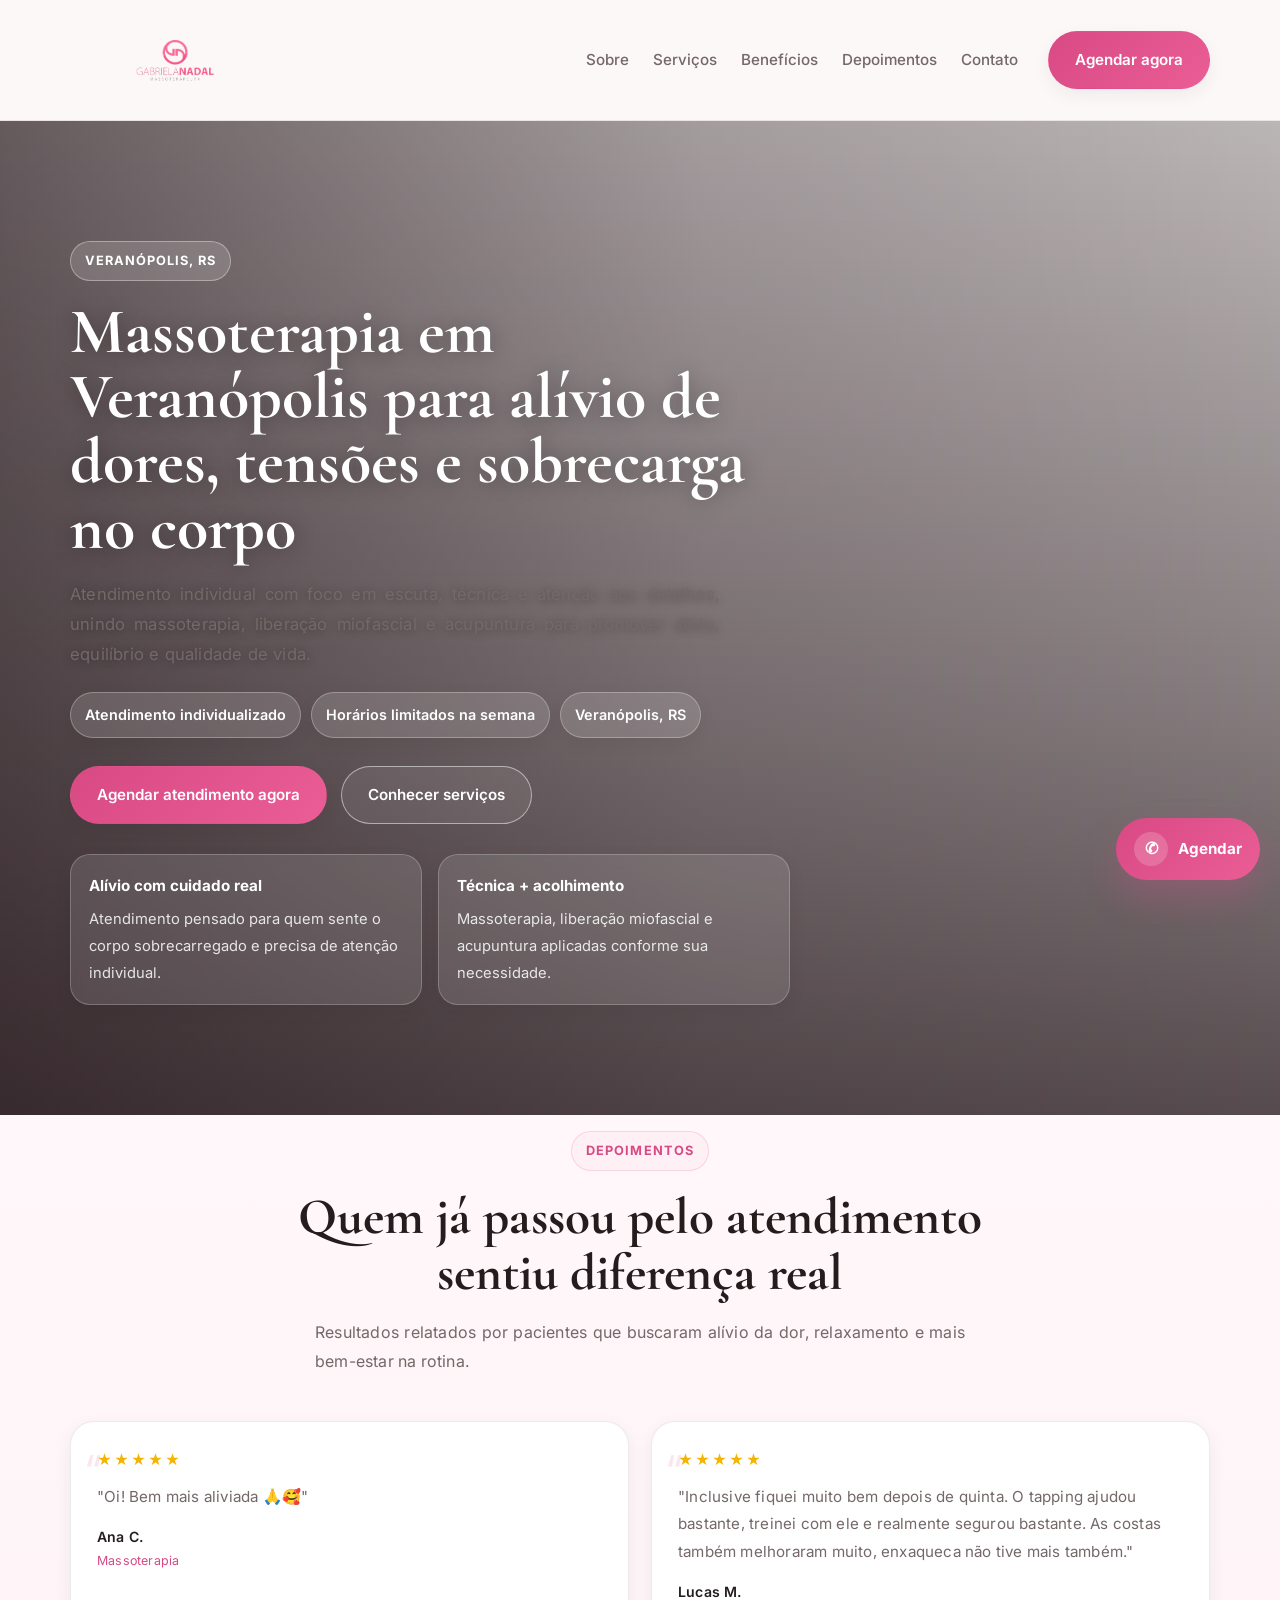
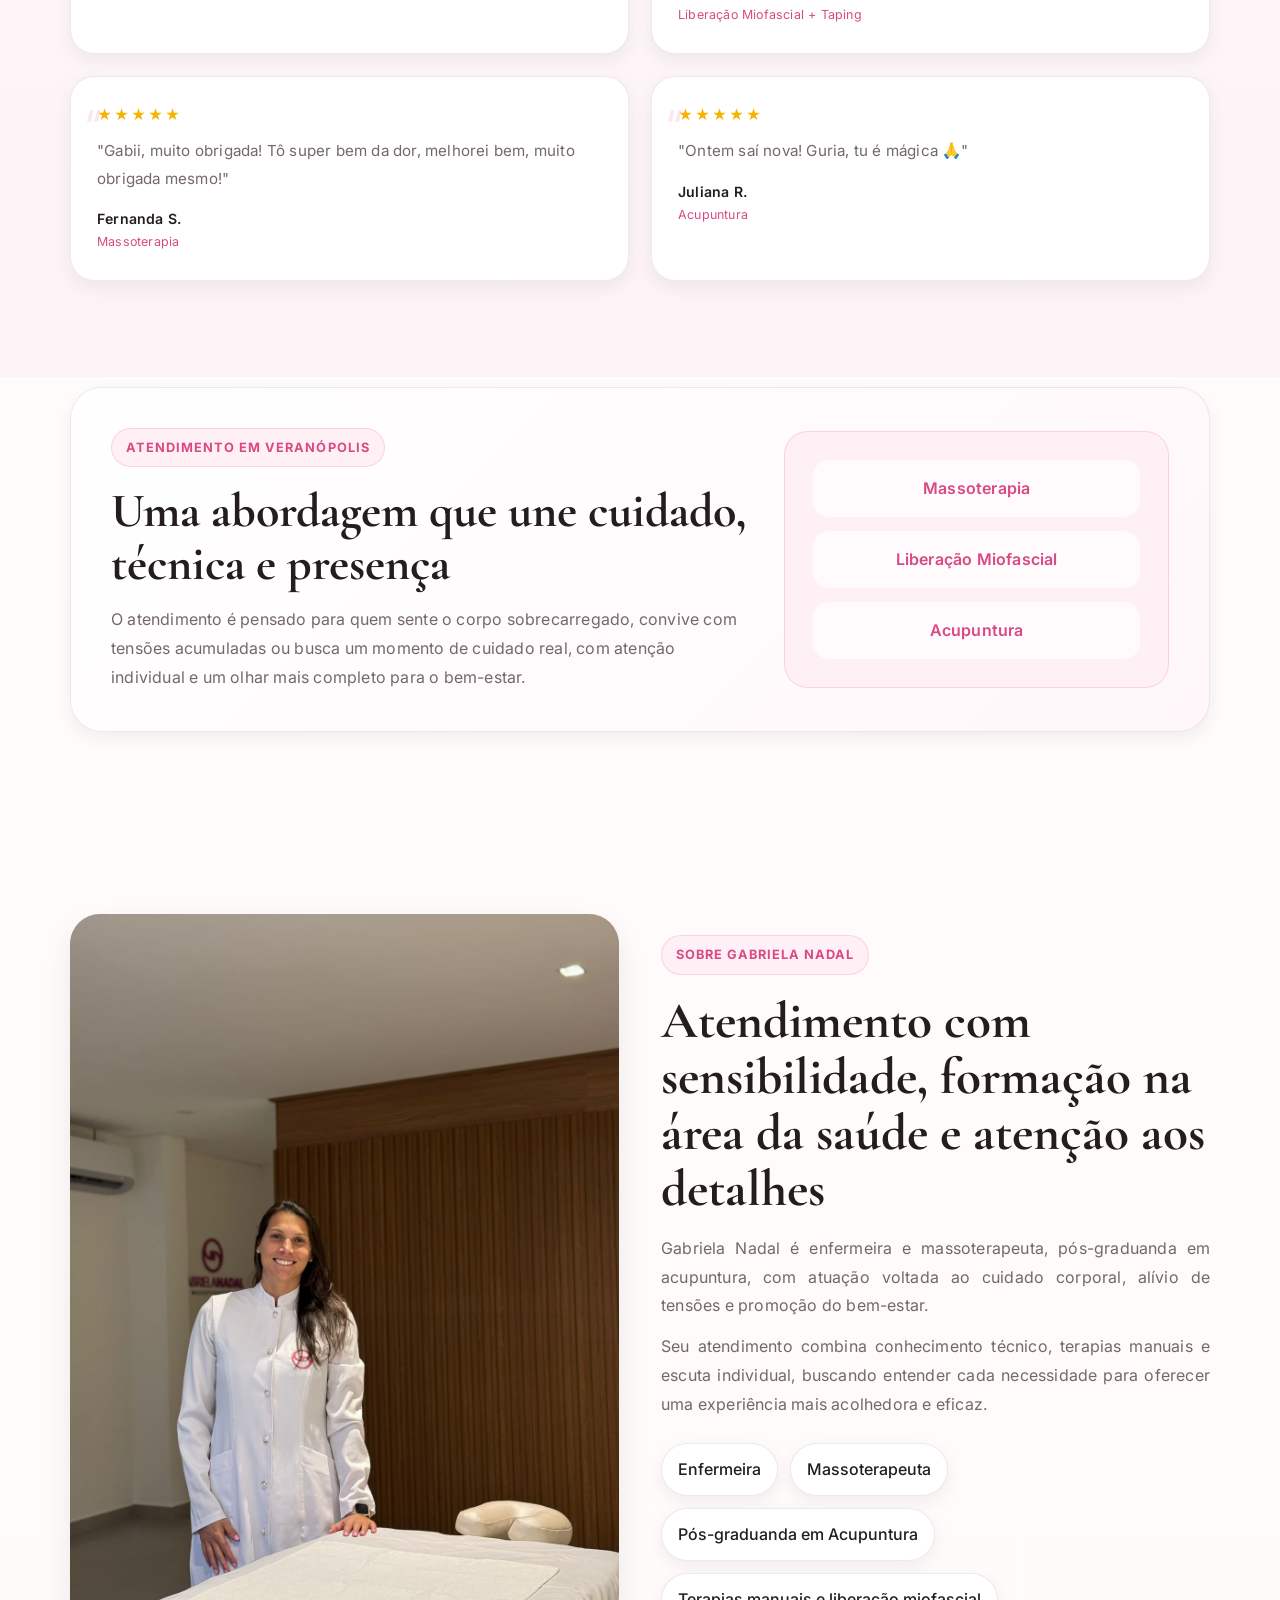
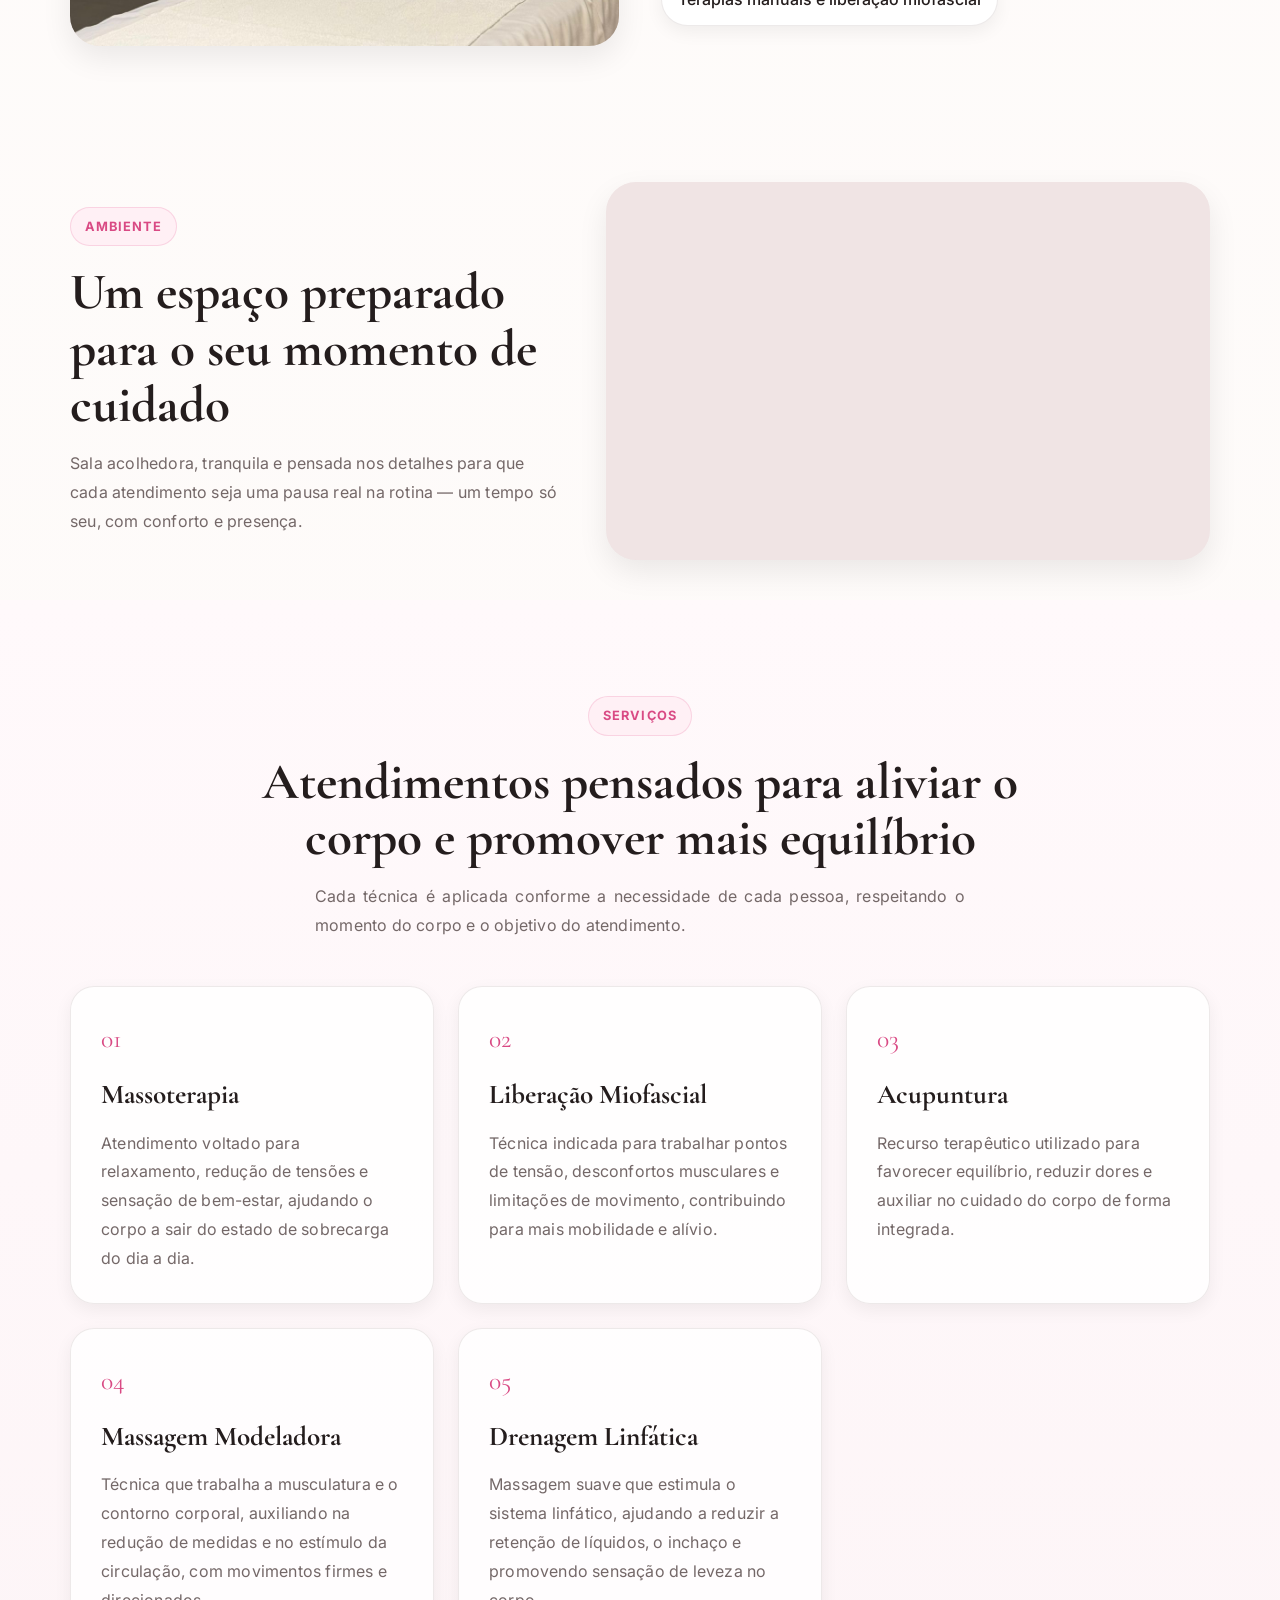
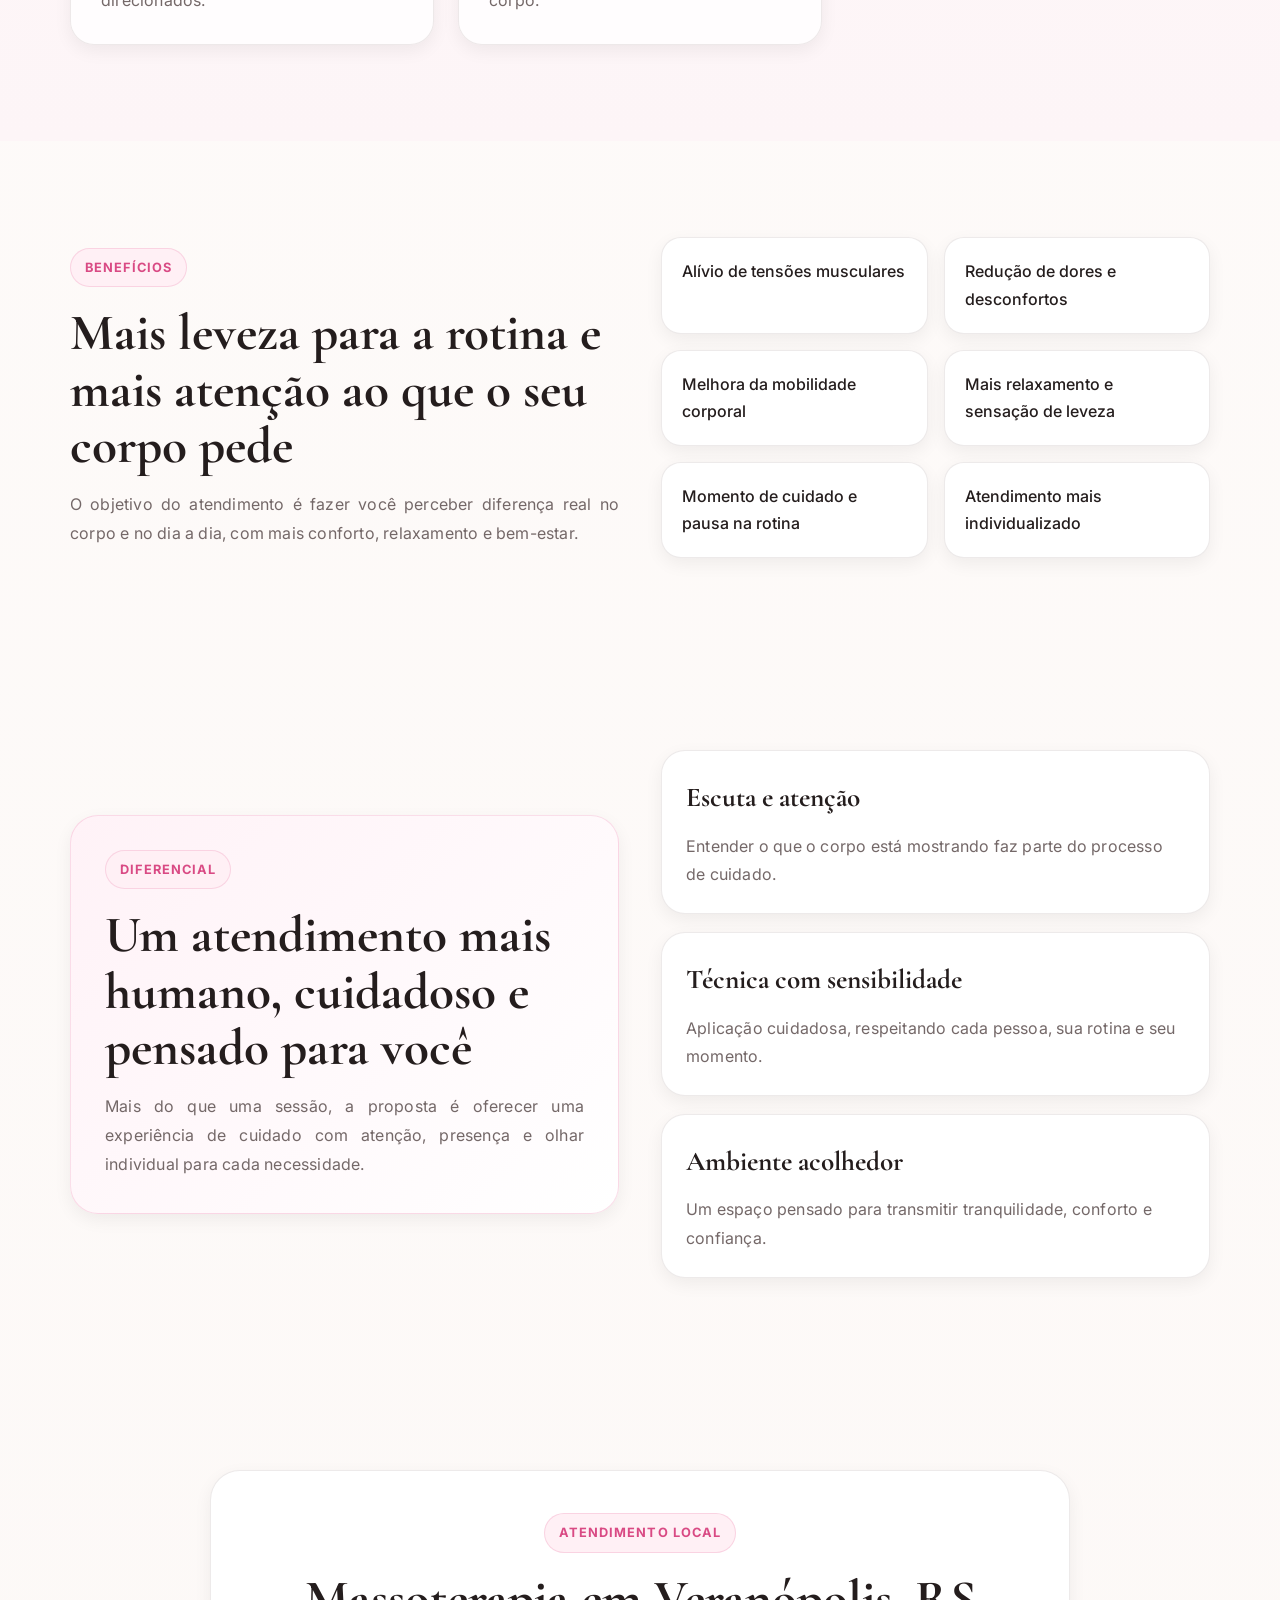
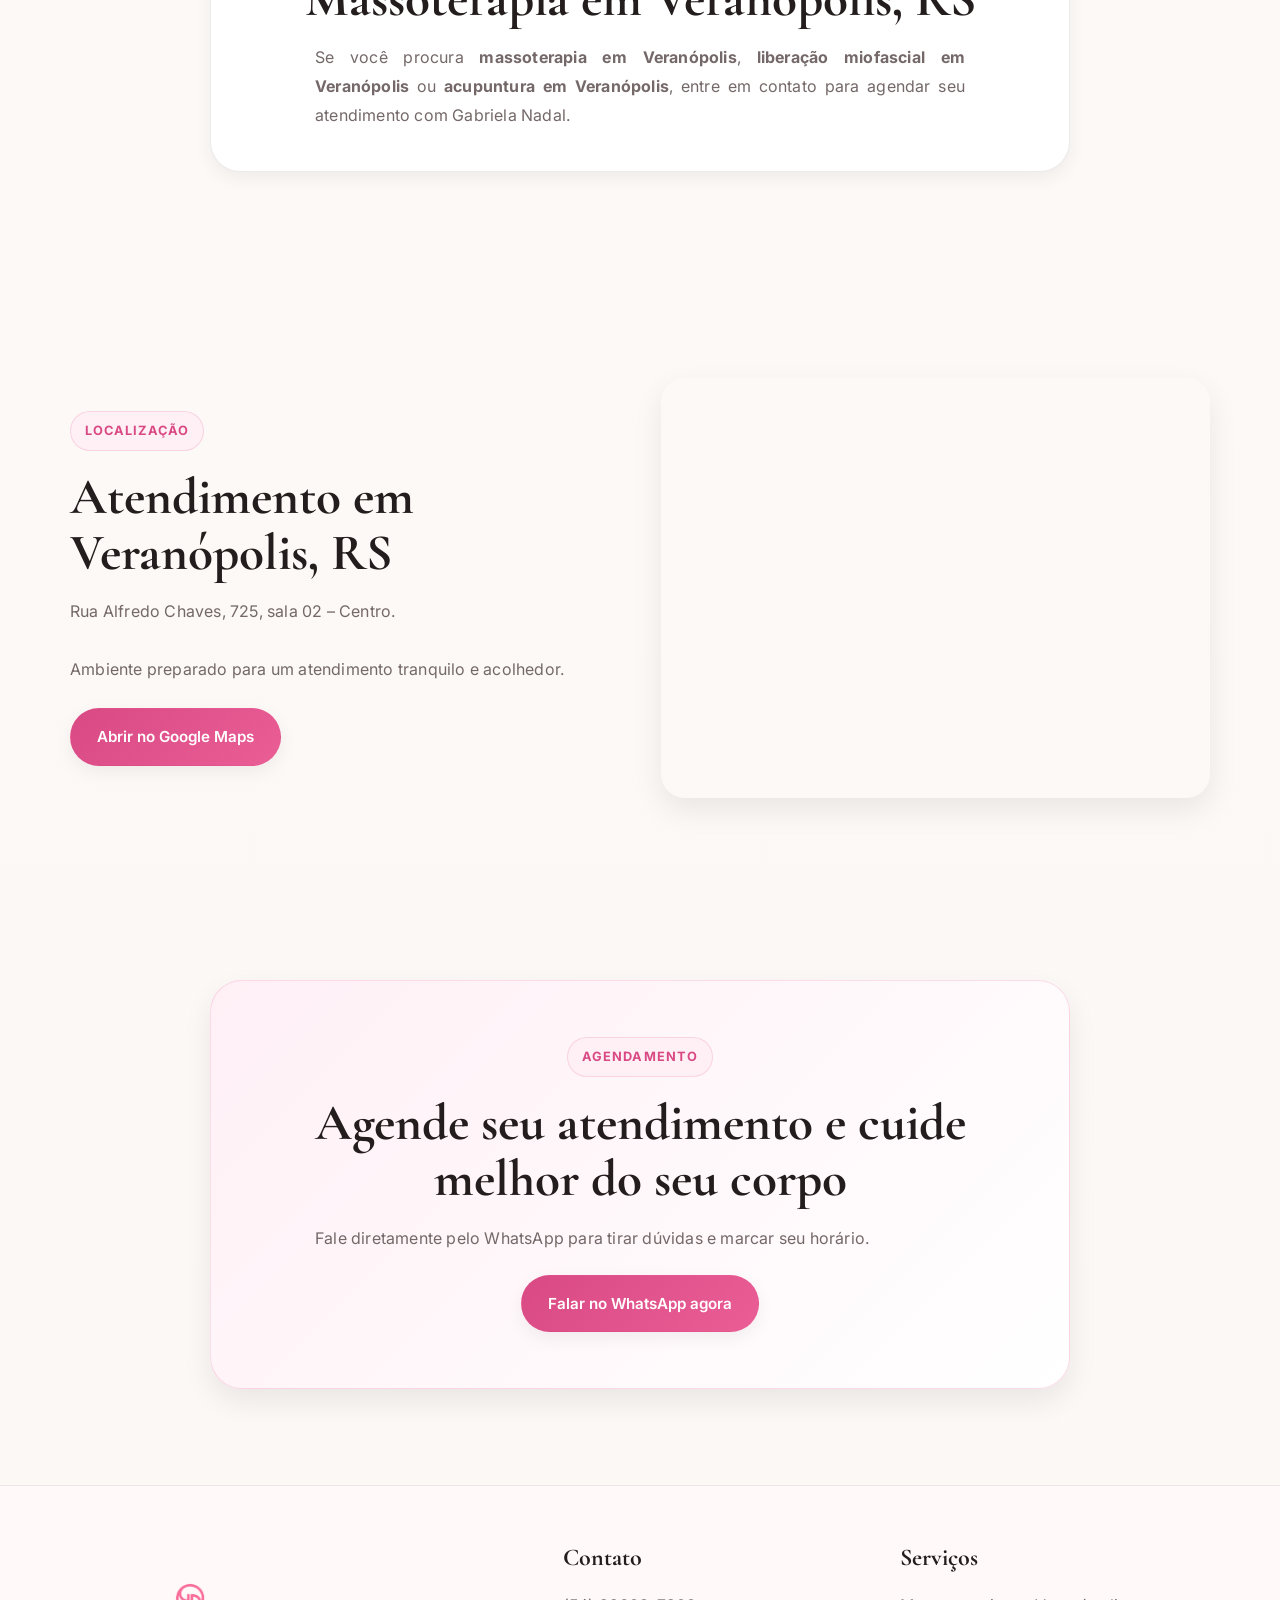
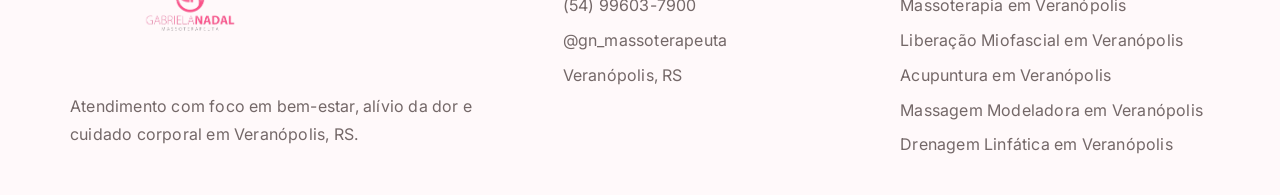
<file: index.html>
<!DOCTYPE html>
<html lang="pt-BR">
<head>
  <meta charset="UTF-8" />
  <meta name="viewport" content="width=device-width, initial-scale=1.0" />
  <title>Gabriela Nadal | Massoterapia em Veranópolis, RS</title>
  <meta name="description" content="Gabriela Nadal é enfermeira e massoterapeuta em Veranópolis, RS. Atendimento com foco em alívio da dor, bem-estar, liberação miofascial e acupuntura." />
  <meta name="keywords" content="massoterapia em Veranópolis, liberação miofascial em Veranópolis, acupuntura em Veranópolis, Gabriela Nadal, massoterapeuta Veranópolis" />
  <meta name="author" content="Gabriela Nadal" />
  <meta name="robots" content="index, follow" />

  <meta property="og:title" content="Gabriela Nadal | Massoterapia em Veranópolis, RS" />
  <meta property="og:description" content="Atendimento com foco em alívio da dor, bem-estar, liberação miofascial e acupuntura." />
  <meta property="og:type" content="website" />

  <link rel="preconnect" href="https://fonts.googleapis.com" />
  <link rel="preconnect" href="https://fonts.gstatic.com" crossorigin />
  <link href="https://fonts.googleapis.com/css2?family=Cormorant+Garamond:wght@500;600;700&family=Inter:wght@400;500;600;700&display=swap" rel="stylesheet" />
  <link rel="stylesheet" href="style.css" />
</head>
<body>
  <header class="header">
    <div class="container nav">
      <a href="#topo" class="brand" aria-label="Gabriela Nadal">
        <img src="logo.png" alt="Gabriela Nadal Massoterapeuta" class="logo-img" />
      </a>

      <input type="checkbox" id="menu-toggle" class="menu-toggle" />
      <label for="menu-toggle" class="menu-icon" aria-label="Abrir menu">
        <span></span>
        <span></span>
        <span></span>
      </label>

      <nav class="nav-menu">
        <ul class="nav-links">
          <li><a href="#sobre">Sobre</a></li>
          <li><a href="#servicos">Serviços</a></li>
          <li><a href="#beneficios">Benefícios</a></li>
          <li><a href="#depoimentos">Depoimentos</a></li>
          <li><a href="#contato">Contato</a></li>
        </ul>
        <a class="btn btn-primary nav-cta" href="https://wa.me/5554996037900?text=Olá%2C%20quero%20agendar%20um%20atendimento%20com%20a%20Gabriela." target="_blank" rel="noopener noreferrer">
          Agendar agora
        </a>
      </nav>
    </div>
  </header>

  <main id="topo">
    <section class="hero">
      <video class="hero-bg-video" autoplay muted loop playsinline>
        <source src="videos/1.mp4" type="video/mp4">
      </video>
      <div class="hero-overlay"></div>
      <div class="container hero-inner">
        <div class="hero-text">
          <span class="eyebrow">Veranópolis, RS</span>
          <h1>Massoterapia em Veranópolis para alívio de dores, tensões e sobrecarga no corpo</h1>
          <p class="hero-description">
            Atendimento individual com foco em escuta, técnica e atenção aos detalhes, unindo massoterapia,
            liberação miofascial e acupuntura para promover alívio, equilíbrio e qualidade de vida.
          </p>

          <div class="hero-proofbar">
            <div class="proof-chip">Atendimento individualizado</div>
            <div class="proof-chip">Horários limitados na semana</div>
            <div class="proof-chip">Veranópolis, RS</div>
          </div>

          <div class="hero-buttons">
            <a class="btn btn-primary" href="https://wa.me/5554996037900?text=Olá%2C%20quero%20agendar%20um%20atendimento%20com%20a%20Gabriela." target="_blank" rel="noopener noreferrer">
              Agendar atendimento agora
            </a>
            <a class="btn btn-secondary" href="#servicos">Conhecer serviços</a>
          </div>

          <div class="hero-highlights">
            <div class="highlight-item">
              <strong>Alívio com cuidado real</strong>
              <span>Atendimento pensado para quem sente o corpo sobrecarregado e precisa de atenção individual.</span>
            </div>
            <div class="highlight-item">
              <strong>Técnica + acolhimento</strong>
              <span>Massoterapia, liberação miofascial e acupuntura aplicadas conforme sua necessidade.</span>
            </div>
          </div>
        </div>

      </div>
    </section>

    <section id="depoimentos" class="testimonials testimonials-top">
      <div class="container">
        <div class="section-title">
          <span class="section-tag">Depoimentos</span>
          <h2>Quem já passou pelo atendimento sentiu diferença real</h2>
          <p>Resultados relatados por pacientes que buscaram alívio da dor, relaxamento e mais bem-estar na rotina.</p>
        </div>

        <div class="testimonials-grid">
          <div class="testimonial-card">
            <div class="stars">★★★★★</div>
            <p>"Oi! Bem mais aliviada 🙏🥰"</p>
            <p class="testimonial-name">Ana C.</p>
            <p class="testimonial-service">Massoterapia</p>
          </div>

          <div class="testimonial-card">
            <div class="stars">★★★★★</div>
            <p>"Inclusive fiquei muito bem depois de quinta. O tapping ajudou bastante, treinei com ele e realmente segurou bastante. As costas também melhoraram muito, enxaqueca não tive mais também."</p>
            <p class="testimonial-name">Lucas M.</p>
            <p class="testimonial-service">Liberação Miofascial + Taping</p>
          </div>

          <div class="testimonial-card">
            <div class="stars">★★★★★</div>
            <p>"Gabii, muito obrigada! Tô super bem da dor, melhorei bem, muito obrigada mesmo!"</p>
            <p class="testimonial-name">Fernanda S.</p>
            <p class="testimonial-service">Massoterapia</p>
          </div>

          <div class="testimonial-card">
            <div class="stars">★★★★★</div>
            <p>"Ontem saí nova! Guria, tu é mágica 🙏"</p>
            <p class="testimonial-name">Juliana R.</p>
            <p class="testimonial-service">Acupuntura</p>
          </div>
        </div>
      </div>
    </section>

    <section class="intro-band">
      <div class="container intro-band-grid">
        <div class="intro-band-text">
          <span class="section-tag">Atendimento em Veranópolis</span>
          <h2>Uma abordagem que une cuidado, técnica e presença</h2>
          <p>
            O atendimento é pensado para quem sente o corpo sobrecarregado, convive com tensões acumuladas
            ou busca um momento de cuidado real, com atenção individual e um olhar mais completo para o bem-estar.
          </p>
        </div>

        <div class="intro-band-card">
          <p>Massoterapia</p>
          <p>Liberação Miofascial</p>
          <p>Acupuntura</p>
        </div>
      </div>
    </section>

    <section id="sobre" class="about">
  <div class="container about-grid">

    <div class="about-image">
      <img src="lelafoto.jpeg" alt="Gabriela Nadal massoterapeuta em Veranópolis" />
    </div>

    <div class="about-content">
      <span class="section-tag">Sobre Gabriela Nadal</span>
      <h2>Atendimento com sensibilidade, formação na área da saúde e atenção aos detalhes</h2>
          <p>
            Gabriela Nadal é enfermeira e massoterapeuta, pós-graduanda em acupuntura, com atuação voltada
            ao cuidado corporal, alívio de tensões e promoção do bem-estar.
          </p>
          <p>
            Seu atendimento combina conhecimento técnico, terapias manuais e escuta individual,
            buscando entender cada necessidade para oferecer uma experiência mais acolhedora e eficaz.
          </p>

          <div class="about-points">
            <div class="about-point">Enfermeira</div>
            <div class="about-point">Massoterapeuta</div>
            <div class="about-point">Pós-graduanda em Acupuntura</div>
            <div class="about-point">Terapias manuais e liberação miofascial</div>
          </div>
        </div>
      </div>
    </section>

    <section class="space">
      <div class="container space-grid">
        <div class="space-text">
          <span class="section-tag">Ambiente</span>
          <h2>Um espaço preparado para o seu momento de cuidado</h2>
          <p>
            Sala acolhedora, tranquila e pensada nos detalhes para que cada atendimento seja
            uma pausa real na rotina — um tempo só seu, com conforto e presença.
          </p>
        </div>
        <div class="space-video">
          <video autoplay muted loop playsinline>
            <source src="hero.mp4" type="video/mp4">
          </video>
        </div>
      </div>
    </section>

    <section id="servicos" class="services">
      <div class="container">
        <div class="section-title">
          <span class="section-tag">Serviços</span>
          <h2>Atendimentos pensados para aliviar o corpo e promover mais equilíbrio</h2>
          <p>
            Cada técnica é aplicada conforme a necessidade de cada pessoa, respeitando o momento do corpo e o objetivo do atendimento.
          </p>
        </div>

        <div class="services-grid">
          <article class="service-card">
            <div class="service-number">01</div>
            <h3>Massoterapia</h3>
            <p>
              Atendimento voltado para relaxamento, redução de tensões e sensação de bem-estar,
              ajudando o corpo a sair do estado de sobrecarga do dia a dia.
            </p>
          </article>

          <article class="service-card">
            <div class="service-number">02</div>
            <h3>Liberação Miofascial</h3>
            <p>
              Técnica indicada para trabalhar pontos de tensão, desconfortos musculares e limitações de movimento,
              contribuindo para mais mobilidade e alívio.
            </p>
          </article>

          <article class="service-card">
            <div class="service-number">03</div>
            <h3>Acupuntura</h3>
            <p>
              Recurso terapêutico utilizado para favorecer equilíbrio, reduzir dores e auxiliar no cuidado do corpo
              de forma integrada.
            </p>
          </article>

          <article class="service-card">
            <div class="service-number">04</div>
            <h3>Massagem Modeladora</h3>
            <p>
              Técnica que trabalha a musculatura e o contorno corporal, auxiliando na redução de medidas
              e no estímulo da circulação, com movimentos firmes e direcionados.
            </p>
          </article>

          <article class="service-card">
            <div class="service-number">05</div>
            <h3>Drenagem Linfática</h3>
            <p>
              Massagem suave que estimula o sistema linfático, ajudando a reduzir a retenção de líquidos,
              o inchaço e promovendo sensação de leveza no corpo.
            </p>
          </article>
        </div>
      </div>
    </section>

    <section id="beneficios" class="benefits">
      <div class="container benefits-grid">
        <div class="benefits-content">
          <span class="section-tag">Benefícios</span>
          <h2>Mais leveza para a rotina e mais atenção ao que o seu corpo pede</h2>
          <p>
            O objetivo do atendimento é fazer você perceber diferença real no corpo e no dia a dia,
            com mais conforto, relaxamento e bem-estar.
          </p>
        </div>

        <div class="benefits-list">
          <div class="benefit-item">Alívio de tensões musculares</div>
          <div class="benefit-item">Redução de dores e desconfortos</div>
          <div class="benefit-item">Melhora da mobilidade corporal</div>
          <div class="benefit-item">Mais relaxamento e sensação de leveza</div>
          <div class="benefit-item">Momento de cuidado e pausa na rotina</div>
          <div class="benefit-item">Atendimento mais individualizado</div>
        </div>
      </div>
    </section>

    <section class="difference">
      <div class="container difference-grid">
        <div class="difference-card">
          <span class="section-tag">Diferencial</span>
          <h2>Um atendimento mais humano, cuidadoso e pensado para você</h2>
          <p>
            Mais do que uma sessão, a proposta é oferecer uma experiência de cuidado com atenção,
            presença e olhar individual para cada necessidade.
          </p>
        </div>

        <div class="difference-list">
          <div class="difference-item">
            <h3>Escuta e atenção</h3>
            <p>Entender o que o corpo está mostrando faz parte do processo de cuidado.</p>
          </div>
          <div class="difference-item">
            <h3>Técnica com sensibilidade</h3>
            <p>Aplicação cuidadosa, respeitando cada pessoa, sua rotina e seu momento.</p>
          </div>
          <div class="difference-item">
            <h3>Ambiente acolhedor</h3>
            <p>Um espaço pensado para transmitir tranquilidade, conforto e confiança.</p>
          </div>
        </div>
      </div>
    </section>

    <section class="local-seo">
      <div class="container local-seo-box">
        <span class="section-tag">Atendimento local</span>
        <h2>Massoterapia em Veranópolis, RS</h2>
        <p>
          Se você procura <strong>massoterapia em Veranópolis</strong>, <strong>liberação miofascial em Veranópolis</strong> ou
          <strong>acupuntura em Veranópolis</strong>, entre em contato para agendar seu atendimento com Gabriela Nadal.
        </p>
      </div>
    </section>

    <section class="map-section">
      <div class="container map-grid">
        <div class="map-text">
          <span class="section-tag">Localização</span>
          <h2>Atendimento em Veranópolis, RS</h2>
          <p>
            Rua Alfredo Chaves, 725, sala 02 – Centro.
            <br><br>
            Ambiente preparado para um atendimento tranquilo e acolhedor.
          </p>
          <a class="btn btn-primary"
             href="https://www.google.com/maps?q=Rua+Alfredo+Chaves,+725,+Veranópolis,+RS"
             target="_blank" rel="noopener noreferrer">
            Abrir no Google Maps
          </a>
        </div>

        <div class="map-box">
          <iframe
            src="https://www.google.com/maps?q=Rua+Alfredo+Chaves,+725,+Veranópolis,+RS&output=embed"
            loading="lazy"
            referrerpolicy="no-referrer-when-downgrade"
            allowfullscreen>
          </iframe>
        </div>
      </div>
    </section>

    <section class="cta">
      <div class="container cta-box">
        <span class="section-tag">Agendamento</span>
        <h2>Agende seu atendimento e cuide melhor do seu corpo</h2>
        <p>
          Fale diretamente pelo WhatsApp para tirar dúvidas e marcar seu horário.
        </p>
        <a class="btn btn-primary" href="https://wa.me/5554996037900?text=Olá%2C%20quero%20agendar%20um%20atendimento%20com%20a%20Gabriela." target="_blank" rel="noopener noreferrer">
          Falar no WhatsApp agora
        </a>
      </div>
    </section>
  </main>

  <footer id="contato" class="footer">
    <div class="container footer-grid">
      <div class="footer-brand">
        <img src="logo.png" alt="Gabriela Nadal Massoterapeuta" class="footer-logo" />
        <p>
          Atendimento com foco em bem-estar, alívio da dor e cuidado corporal em Veranópolis, RS.
        </p>
      </div>

      <div class="footer-info">
        <h3>Contato</h3>
        <p><a href="https://wa.me/5554996037900" target="_blank" rel="noopener noreferrer">(54) 99603-7900</a></p>
        <p><a href="https://instagram.com/gn_massoterapeuta" target="_blank" rel="noopener noreferrer">@gn_massoterapeuta</a></p>
        <p>Veranópolis, RS</p>
      </div>

      <div class="footer-info">
        <h3>Serviços</h3>
        <p><a href="/massoterapia-veranopolis.html" class="footer-service-link">Massoterapia em Veranópolis</a></p>
        <p><a href="/liberacao-miofascial-veranopolis.html" class="footer-service-link">Liberação Miofascial em Veranópolis</a></p>
        <p><a href="/acupuntura-veranopolis.html" class="footer-service-link">Acupuntura em Veranópolis</a></p>
        <p><a href="/massagem-modeladora-veranopolis.html" class="footer-service-link">Massagem Modeladora em Veranópolis</a></p>
        <p><a href="/drenagem-linfatica-veranopolis.html" class="footer-service-link">Drenagem Linfática em Veranópolis</a></p>
      </div>
    </div>
  </footer>

  <a
    href="https://wa.me/5554996037900?text=Olá%2C%20quero%20agendar%20um%20atendimento%20com%20a%20Gabriela."
    class="whatsapp-float"
    target="_blank"
    rel="noopener noreferrer"
    aria-label="Falar no WhatsApp"
  >
    <span class="whatsapp-icon">✆</span>
    <span class="whatsapp-text">Agendar</span>
  </a>
</body>
</html>
</file>
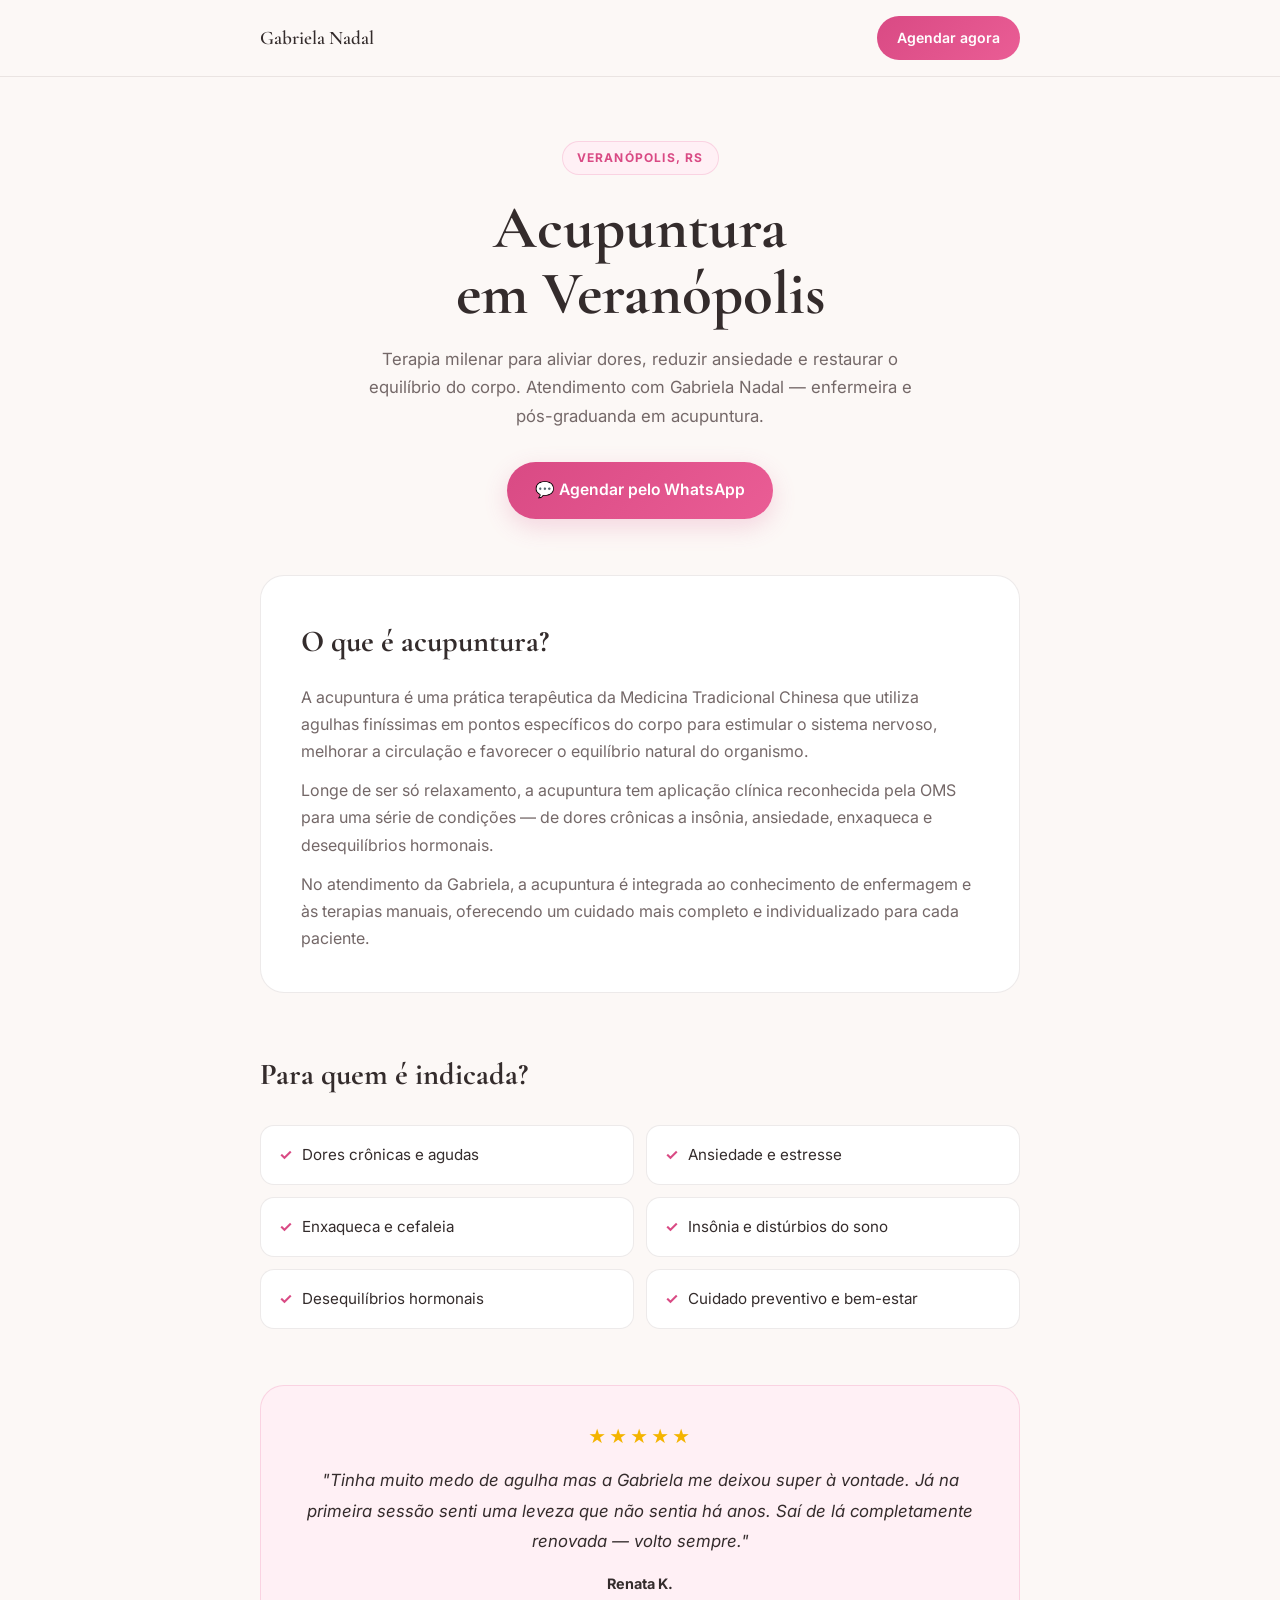
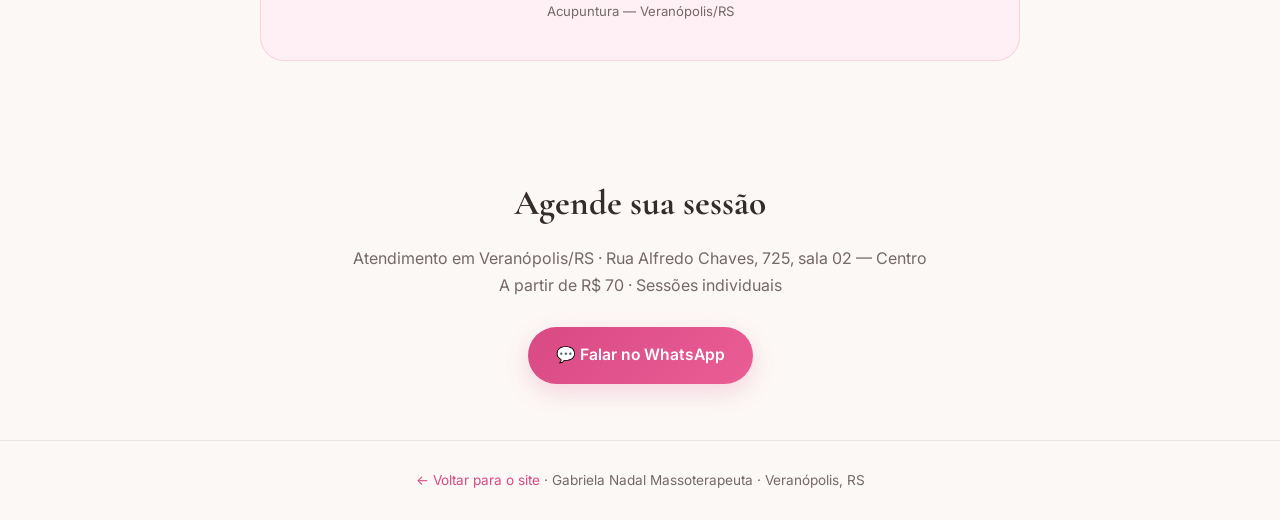
<file: acupuntura-veranopolis.html>
<!DOCTYPE html>
<html lang="pt-BR">
<head>
  <meta charset="UTF-8" />
  <meta name="viewport" content="width=device-width, initial-scale=1.0" />
  <title>Acupuntura em Veranópolis | Gabriela Nadal</title>
  <meta name="description" content="Acupuntura em Veranópolis com Gabriela Nadal — pós-graduanda em acupuntura e enfermeira. Atendimento para dores, equilíbrio e bem-estar. Agende pelo WhatsApp." />
  <meta name="keywords" content="acupuntura em Veranópolis, acupunturista Veranópolis, acupuntura terapêutica Veranópolis, Gabriela Nadal" />
  <link rel="preconnect" href="https://fonts.googleapis.com" />
  <link href="https://fonts.googleapis.com/css2?family=Cormorant+Garamond:wght@500;600;700&family=Inter:wght@400;500;600;700&display=swap" rel="stylesheet" />
  <style>
    *, *::before, *::after { box-sizing: border-box; margin: 0; padding: 0; }
    :root {
      --accent: #ea5d95;
      --accent-dark: #d94a84;
      --accent-soft: #fff0f5;
      --text: #342c2c;
      --text-soft: #746868;
      --line: rgba(80,55,55,0.10);
      --line-strong: rgba(227,95,150,0.20);
      --bg: #fcf8f6;
    }
    body { font-family: 'Inter', sans-serif; color: var(--text); background: var(--bg); line-height: 1.7; -webkit-font-smoothing: antialiased; }
    a { text-decoration: none; color: inherit; }
    .container { width: min(760px, 92%); margin: 0 auto; }
    .header { background: rgba(252,248,246,0.92); backdrop-filter: blur(12px); border-bottom: 1px solid var(--line); padding: 16px 0; position: sticky; top: 0; z-index: 100; }
    .header__inner { display: flex; align-items: center; justify-content: space-between; }
    .header__brand { font-family: 'Cormorant Garamond', serif; font-size: 1.2rem; font-weight: 600; color: var(--text); }
    .header__cta { background: linear-gradient(135deg, var(--accent-dark), var(--accent)); color: #fff; padding: 10px 20px; border-radius: 999px; font-size: 0.88rem; font-weight: 600; }
    .hero { padding: 64px 0 56px; text-align: center; }
    .hero__tag { display: inline-block; background: var(--accent-soft); border: 1px solid var(--line-strong); color: var(--accent-dark); font-size: 0.75rem; font-weight: 700; text-transform: uppercase; letter-spacing: 0.1em; padding: 6px 14px; border-radius: 999px; margin-bottom: 20px; }
    .hero h1 { font-family: 'Cormorant Garamond', serif; font-size: clamp(2.4rem, 6vw, 3.8rem); line-height: 1.08; color: var(--text); margin-bottom: 18px; }
    .hero__sub { font-size: 1.05rem; color: var(--text-soft); max-width: 560px; margin: 0 auto 32px; }
    .btn { display: inline-flex; align-items: center; justify-content: center; gap: 8px; padding: 15px 28px; border-radius: 999px; font-weight: 600; font-size: 0.98rem; transition: all 0.25s; }
    .btn--primary { background: linear-gradient(135deg, var(--accent-dark), var(--accent)); color: #fff; box-shadow: 0 8px 24px rgba(217,74,132,0.2); }
    .btn--primary:hover { transform: translateY(-2px); box-shadow: 0 12px 32px rgba(217,74,132,0.28); }
    .sobre { background: #fff; border: 1px solid var(--line); border-radius: 24px; padding: 40px; margin: 0 0 56px; }
    .sobre h2 { font-family: 'Cormorant Garamond', serif; font-size: 1.9rem; margin-bottom: 16px; color: var(--text); }
    .sobre p { color: var(--text-soft); margin-bottom: 12px; }
    .sobre p:last-child { margin-bottom: 0; }
    .para-quem { margin-bottom: 56px; }
    .para-quem h2 { font-family: 'Cormorant Garamond', serif; font-size: 1.9rem; margin-bottom: 24px; color: var(--text); }
    .lista { display: grid; grid-template-columns: 1fr 1fr; gap: 12px; }
    .lista__item { background: #fff; border: 1px solid var(--line); border-radius: 14px; padding: 16px 18px; font-size: 0.95rem; color: var(--text); display: flex; align-items: center; gap: 10px; }
    .lista__item::before { content: "✓"; color: var(--accent-dark); font-weight: 700; flex-shrink: 0; }
    @media (max-width: 500px) { .lista { grid-template-columns: 1fr; } }
    .depoimento { background: var(--accent-soft); border: 1px solid var(--line-strong); border-radius: 24px; padding: 36px; margin-bottom: 56px; text-align: center; }
    .depoimento__stars { color: #f4b400; font-size: 1.1rem; letter-spacing: 3px; margin-bottom: 14px; }
    .depoimento__texto { font-size: 1.05rem; color: var(--text); font-style: italic; line-height: 1.8; margin-bottom: 16px; }
    .depoimento__autor strong { display: block; color: var(--text); font-size: 0.9rem; }
    .depoimento__autor span { color: var(--text-soft); font-size: 0.82rem; }
    .cta-final { text-align: center; padding: 56px 0; }
    .cta-final h2 { font-family: 'Cormorant Garamond', serif; font-size: 2.2rem; margin-bottom: 12px; }
    .cta-final p { color: var(--text-soft); margin-bottom: 28px; }
    .footer { border-top: 1px solid var(--line); padding: 28px 0; text-align: center; font-size: 0.85rem; color: var(--text-soft); }
    .footer a { color: var(--accent-dark); }
  </style>
</head>
<body>

<header class="header">
  <div class="container header__inner">
    <span class="header__brand">Gabriela Nadal</span>
    <a href="https://wa.me/5554996037900?text=Olá%2C%20quero%20agendar%20acupuntura." class="header__cta" target="_blank" rel="noopener">Agendar agora</a>
  </div>
</header>

<main>
  <section class="hero">
    <div class="container">
      <span class="hero__tag">Veranópolis, RS</span>
      <h1>Acupuntura<br>em Veranópolis</h1>
      <p class="hero__sub">Terapia milenar para aliviar dores, reduzir ansiedade e restaurar o equilíbrio do corpo. Atendimento com Gabriela Nadal — enfermeira e pós-graduanda em acupuntura.</p>
      <a href="https://wa.me/5554996037900?text=Olá%2C%20quero%20agendar%20acupuntura." class="btn btn--primary" target="_blank" rel="noopener">
        💬 Agendar pelo WhatsApp
      </a>
    </div>
  </section>

  <div class="container">

    <div class="sobre">
      <h2>O que é acupuntura?</h2>
      <p>A acupuntura é uma prática terapêutica da Medicina Tradicional Chinesa que utiliza agulhas finíssimas em pontos específicos do corpo para estimular o sistema nervoso, melhorar a circulação e favorecer o equilíbrio natural do organismo.</p>
      <p>Longe de ser só relaxamento, a acupuntura tem aplicação clínica reconhecida pela OMS para uma série de condições — de dores crônicas a insônia, ansiedade, enxaqueca e desequilíbrios hormonais.</p>
      <p>No atendimento da Gabriela, a acupuntura é integrada ao conhecimento de enfermagem e às terapias manuais, oferecendo um cuidado mais completo e individualizado para cada paciente.</p>
    </div>

    <div class="para-quem">
      <h2>Para quem é indicada?</h2>
      <div class="lista">
        <div class="lista__item">Dores crônicas e agudas</div>
        <div class="lista__item">Ansiedade e estresse</div>
        <div class="lista__item">Enxaqueca e cefaleia</div>
        <div class="lista__item">Insônia e distúrbios do sono</div>
        <div class="lista__item">Desequilíbrios hormonais</div>
        <div class="lista__item">Cuidado preventivo e bem-estar</div>
      </div>
    </div>

    <div class="depoimento">
      <div class="depoimento__stars">★★★★★</div>
      <p class="depoimento__texto">"Tinha muito medo de agulha mas a Gabriela me deixou super à vontade. Já na primeira sessão senti uma leveza que não sentia há anos. Saí de lá completamente renovada — volto sempre."</p>
      <div class="depoimento__autor">
        <strong>Renata K.</strong>
        <span>Acupuntura — Veranópolis/RS</span>
      </div>
    </div>

    <div class="cta-final">
      <h2>Agende sua sessão</h2>
      <p>Atendimento em Veranópolis/RS · Rua Alfredo Chaves, 725, sala 02 — Centro<br>A partir de R$ 70 · Sessões individuais</p>
      <a href="https://wa.me/5554996037900?text=Olá%2C%20quero%20agendar%20acupuntura." class="btn btn--primary" target="_blank" rel="noopener">
        💬 Falar no WhatsApp
      </a>
    </div>

  </div>
</main>

<footer class="footer">
  <div class="container">
    <p><a href="/">← Voltar para o site</a> · Gabriela Nadal Massoterapeuta · Veranópolis, RS</p>
  </div>
</footer>

</body>
</html>
</file>
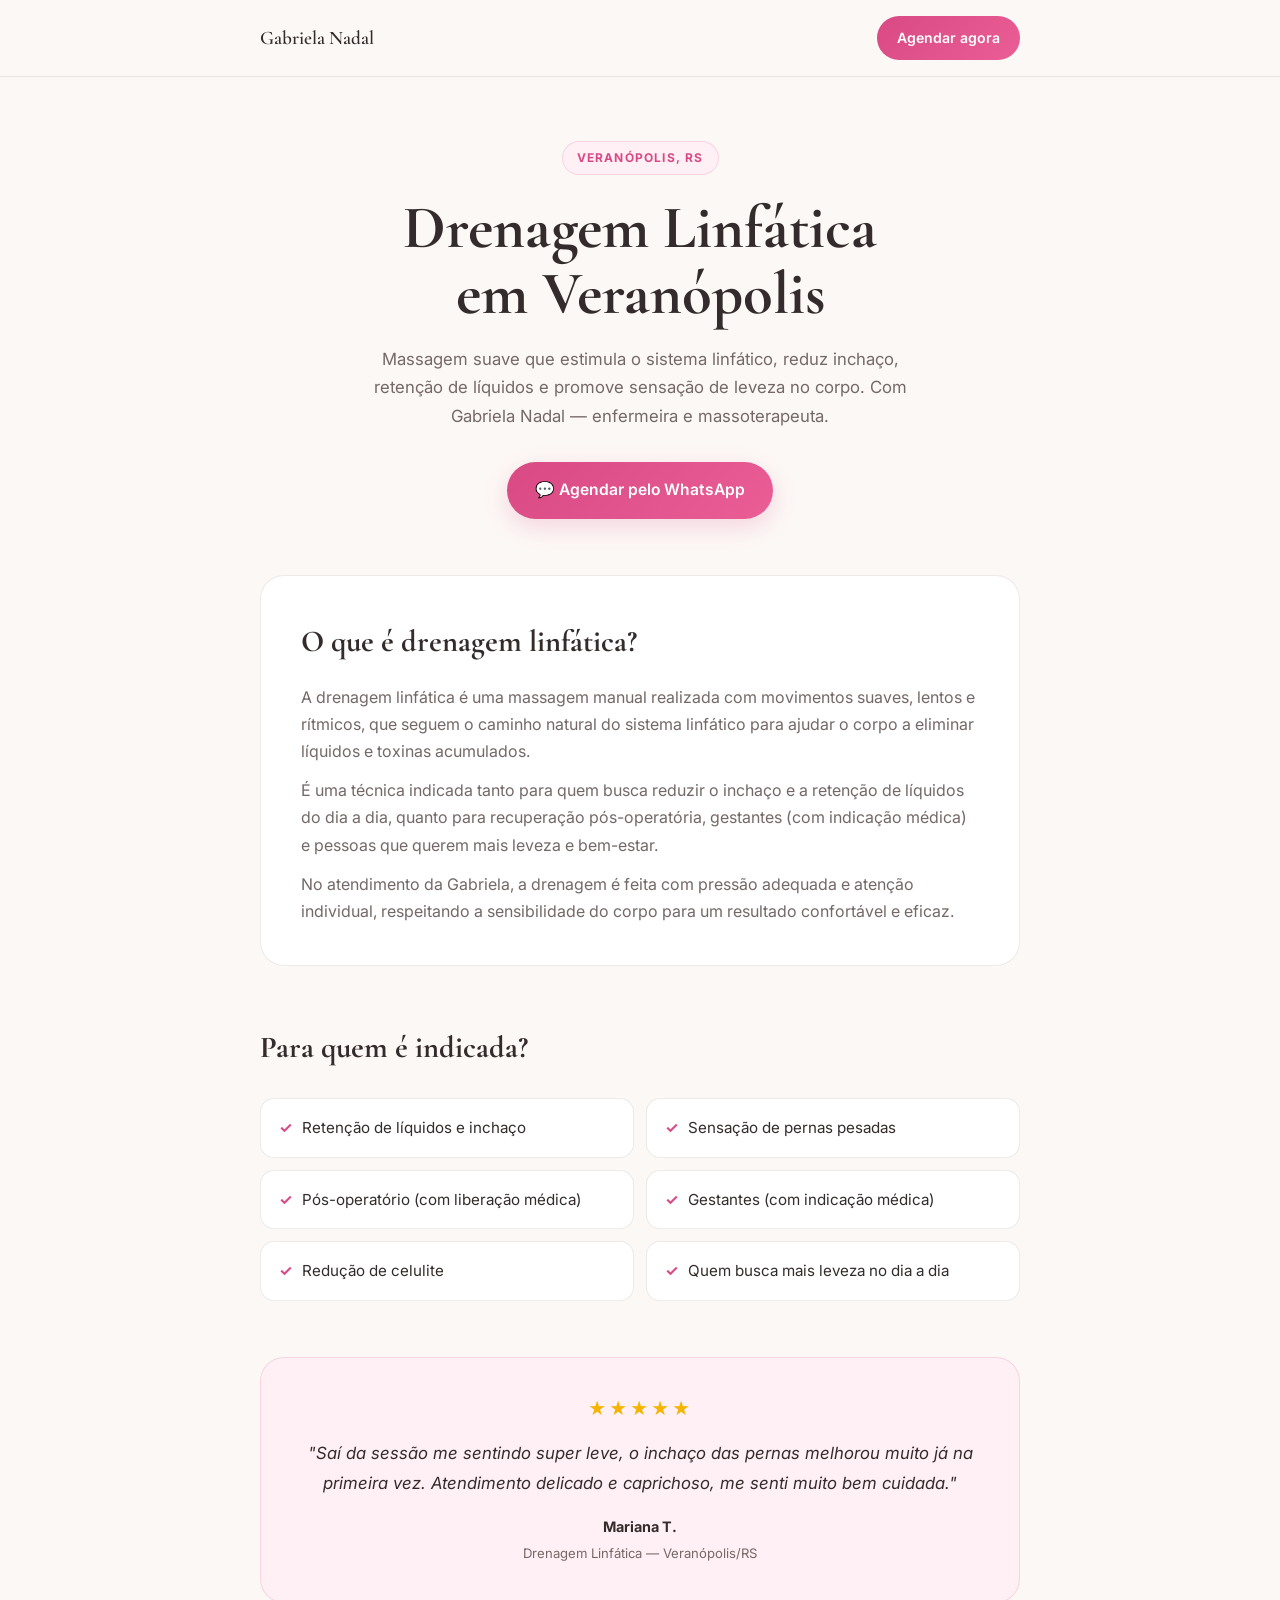
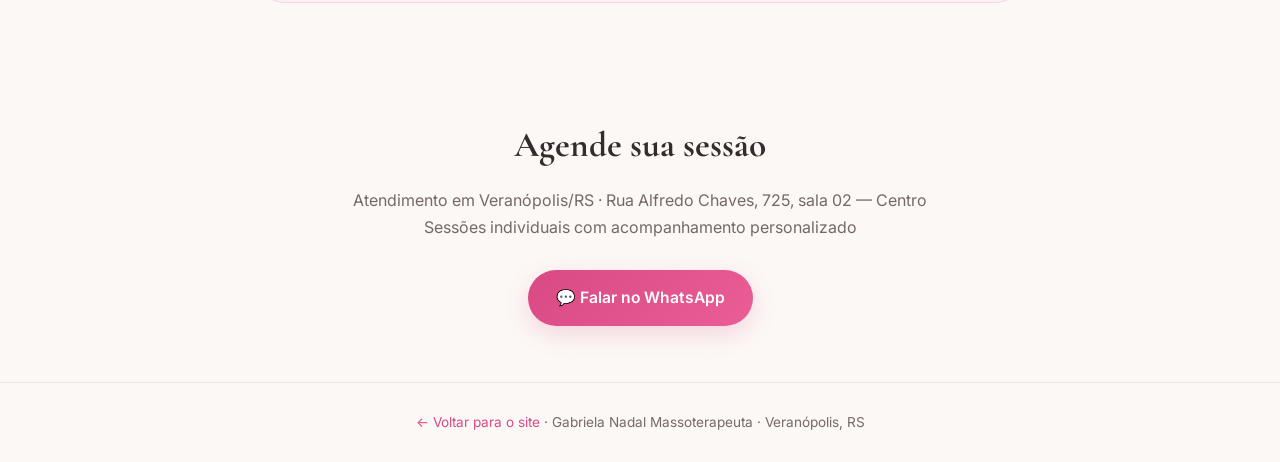
<file: drenagem-linfatica-veranopolis.html>
<!DOCTYPE html>
<html lang="pt-BR">
<head>
  <meta charset="UTF-8" />
  <meta name="viewport" content="width=device-width, initial-scale=1.0" />
  <title>Drenagem Linfática em Veranópolis | Gabriela Nadal</title>
  <meta name="description" content="Drenagem linfática em Veranópolis com Gabriela Nadal. Massagem suave que reduz retenção de líquidos, inchaço e promove sensação de leveza. Agende pelo WhatsApp." />
  <meta name="keywords" content="drenagem linfática em Veranópolis, drenagem Veranópolis, retenção de líquidos Veranópolis, Gabriela Nadal" />
  <link rel="preconnect" href="https://fonts.googleapis.com" />
  <link href="https://fonts.googleapis.com/css2?family=Cormorant+Garamond:wght@500;600;700&family=Inter:wght@400;500;600;700&display=swap" rel="stylesheet" />
  <style>
    *, *::before, *::after { box-sizing: border-box; margin: 0; padding: 0; }
    :root {
      --accent: #ea5d95;
      --accent-dark: #d94a84;
      --accent-soft: #fff0f5;
      --text: #342c2c;
      --text-soft: #746868;
      --line: rgba(80,55,55,0.10);
      --line-strong: rgba(227,95,150,0.20);
      --bg: #fcf8f6;
    }
    body { font-family: 'Inter', sans-serif; color: var(--text); background: var(--bg); line-height: 1.7; -webkit-font-smoothing: antialiased; }
    a { text-decoration: none; color: inherit; }
    .container { width: min(760px, 92%); margin: 0 auto; }

    .header { background: rgba(252,248,246,0.92); backdrop-filter: blur(12px); border-bottom: 1px solid var(--line); padding: 16px 0; position: sticky; top: 0; z-index: 100; }
    .header__inner { display: flex; align-items: center; justify-content: space-between; }
    .header__brand { font-family: 'Cormorant Garamond', serif; font-size: 1.2rem; font-weight: 600; color: var(--text); }
    .header__cta { background: linear-gradient(135deg, var(--accent-dark), var(--accent)); color: #fff; padding: 10px 20px; border-radius: 999px; font-size: 0.88rem; font-weight: 600; }

    .hero { padding: 64px 0 56px; text-align: center; }
    .hero__tag { display: inline-block; background: var(--accent-soft); border: 1px solid var(--line-strong); color: var(--accent-dark); font-size: 0.75rem; font-weight: 700; text-transform: uppercase; letter-spacing: 0.1em; padding: 6px 14px; border-radius: 999px; margin-bottom: 20px; }
    .hero h1 { font-family: 'Cormorant Garamond', serif; font-size: clamp(2.4rem, 6vw, 3.8rem); line-height: 1.08; color: var(--text); margin-bottom: 18px; }
    .hero__sub { font-size: 1.05rem; color: var(--text-soft); max-width: 560px; margin: 0 auto 32px; }
    .btn { display: inline-flex; align-items: center; justify-content: center; gap: 8px; padding: 15px 28px; border-radius: 999px; font-weight: 600; font-size: 0.98rem; transition: all 0.25s; }
    .btn--primary { background: linear-gradient(135deg, var(--accent-dark), var(--accent)); color: #fff; box-shadow: 0 8px 24px rgba(217,74,132,0.2); }
    .btn--primary:hover { transform: translateY(-2px); box-shadow: 0 12px 32px rgba(217,74,132,0.28); }

    .sobre { background: #fff; border: 1px solid var(--line); border-radius: 24px; padding: 40px; margin: 0 0 56px; }
    .sobre h2 { font-family: 'Cormorant Garamond', serif; font-size: 1.9rem; margin-bottom: 16px; color: var(--text); }
    .sobre p { color: var(--text-soft); margin-bottom: 12px; }
    .sobre p:last-child { margin-bottom: 0; }

    .para-quem { margin-bottom: 56px; }
    .para-quem h2 { font-family: 'Cormorant Garamond', serif; font-size: 1.9rem; margin-bottom: 24px; color: var(--text); }
    .lista { display: grid; grid-template-columns: 1fr 1fr; gap: 12px; }
    .lista__item { background: #fff; border: 1px solid var(--line); border-radius: 14px; padding: 16px 18px; font-size: 0.95rem; color: var(--text); display: flex; align-items: center; gap: 10px; }
    .lista__item::before { content: "✓"; color: var(--accent-dark); font-weight: 700; flex-shrink: 0; }
    @media (max-width: 500px) { .lista { grid-template-columns: 1fr; } }

    .depoimento { background: var(--accent-soft); border: 1px solid var(--line-strong); border-radius: 24px; padding: 36px; margin-bottom: 56px; text-align: center; }
    .depoimento__stars { color: #f4b400; font-size: 1.1rem; letter-spacing: 3px; margin-bottom: 14px; }
    .depoimento__texto { font-size: 1.05rem; color: var(--text); font-style: italic; line-height: 1.8; margin-bottom: 16px; }
    .depoimento__autor strong { display: block; color: var(--text); font-size: 0.9rem; }
    .depoimento__autor span { color: var(--text-soft); font-size: 0.82rem; }

    .cta-final { text-align: center; padding: 56px 0; }
    .cta-final h2 { font-family: 'Cormorant Garamond', serif; font-size: 2.2rem; margin-bottom: 12px; }
    .cta-final p { color: var(--text-soft); margin-bottom: 28px; }

    .footer { border-top: 1px solid var(--line); padding: 28px 0; text-align: center; font-size: 0.85rem; color: var(--text-soft); }
    .footer a { color: var(--accent-dark); }
  </style>
</head>
<body>

<header class="header">
  <div class="container header__inner">
    <span class="header__brand">Gabriela Nadal</span>
    <a href="https://wa.me/5554996037900?text=Olá%2C%20quero%20agendar%20drenagem%20linfática." class="header__cta" target="_blank" rel="noopener">Agendar agora</a>
  </div>
</header>

<main>
  <section class="hero">
    <div class="container">
      <span class="hero__tag">Veranópolis, RS</span>
      <h1>Drenagem Linfática<br>em Veranópolis</h1>
      <p class="hero__sub">Massagem suave que estimula o sistema linfático, reduz inchaço, retenção de líquidos e promove sensação de leveza no corpo. Com Gabriela Nadal — enfermeira e massoterapeuta.</p>
      <a href="https://wa.me/5554996037900?text=Olá%2C%20quero%20agendar%20drenagem%20linfática." class="btn btn--primary" target="_blank" rel="noopener">
        💬 Agendar pelo WhatsApp
      </a>
    </div>
  </section>

  <div class="container">

    <div class="sobre">
      <h2>O que é drenagem linfática?</h2>
      <p>A drenagem linfática é uma massagem manual realizada com movimentos suaves, lentos e rítmicos, que seguem o caminho natural do sistema linfático para ajudar o corpo a eliminar líquidos e toxinas acumulados.</p>
      <p>É uma técnica indicada tanto para quem busca reduzir o inchaço e a retenção de líquidos do dia a dia, quanto para recuperação pós-operatória, gestantes (com indicação médica) e pessoas que querem mais leveza e bem-estar.</p>
      <p>No atendimento da Gabriela, a drenagem é feita com pressão adequada e atenção individual, respeitando a sensibilidade do corpo para um resultado confortável e eficaz.</p>
    </div>

    <div class="para-quem">
      <h2>Para quem é indicada?</h2>
      <div class="lista">
        <div class="lista__item">Retenção de líquidos e inchaço</div>
        <div class="lista__item">Sensação de pernas pesadas</div>
        <div class="lista__item">Pós-operatório (com liberação médica)</div>
        <div class="lista__item">Gestantes (com indicação médica)</div>
        <div class="lista__item">Redução de celulite</div>
        <div class="lista__item">Quem busca mais leveza no dia a dia</div>
      </div>
    </div>

    <div class="depoimento">
      <div class="depoimento__stars">★★★★★</div>
      <p class="depoimento__texto">"Saí da sessão me sentindo super leve, o inchaço das pernas melhorou muito já na primeira vez. Atendimento delicado e caprichoso, me senti muito bem cuidada."</p>
      <div class="depoimento__autor">
        <strong>Mariana T.</strong>
        <span>Drenagem Linfática — Veranópolis/RS</span>
      </div>
    </div>

    <div class="cta-final">
      <h2>Agende sua sessão</h2>
      <p>Atendimento em Veranópolis/RS · Rua Alfredo Chaves, 725, sala 02 — Centro<br>Sessões individuais com acompanhamento personalizado</p>
      <a href="https://wa.me/5554996037900?text=Olá%2C%20quero%20agendar%20drenagem%20linfática." class="btn btn--primary" target="_blank" rel="noopener">
        💬 Falar no WhatsApp
      </a>
    </div>

  </div>
</main>

<footer class="footer">
  <div class="container">
    <p><a href="/">← Voltar para o site</a> · Gabriela Nadal Massoterapeuta · Veranópolis, RS</p>
  </div>
</footer>

</body>
</html>
</file>
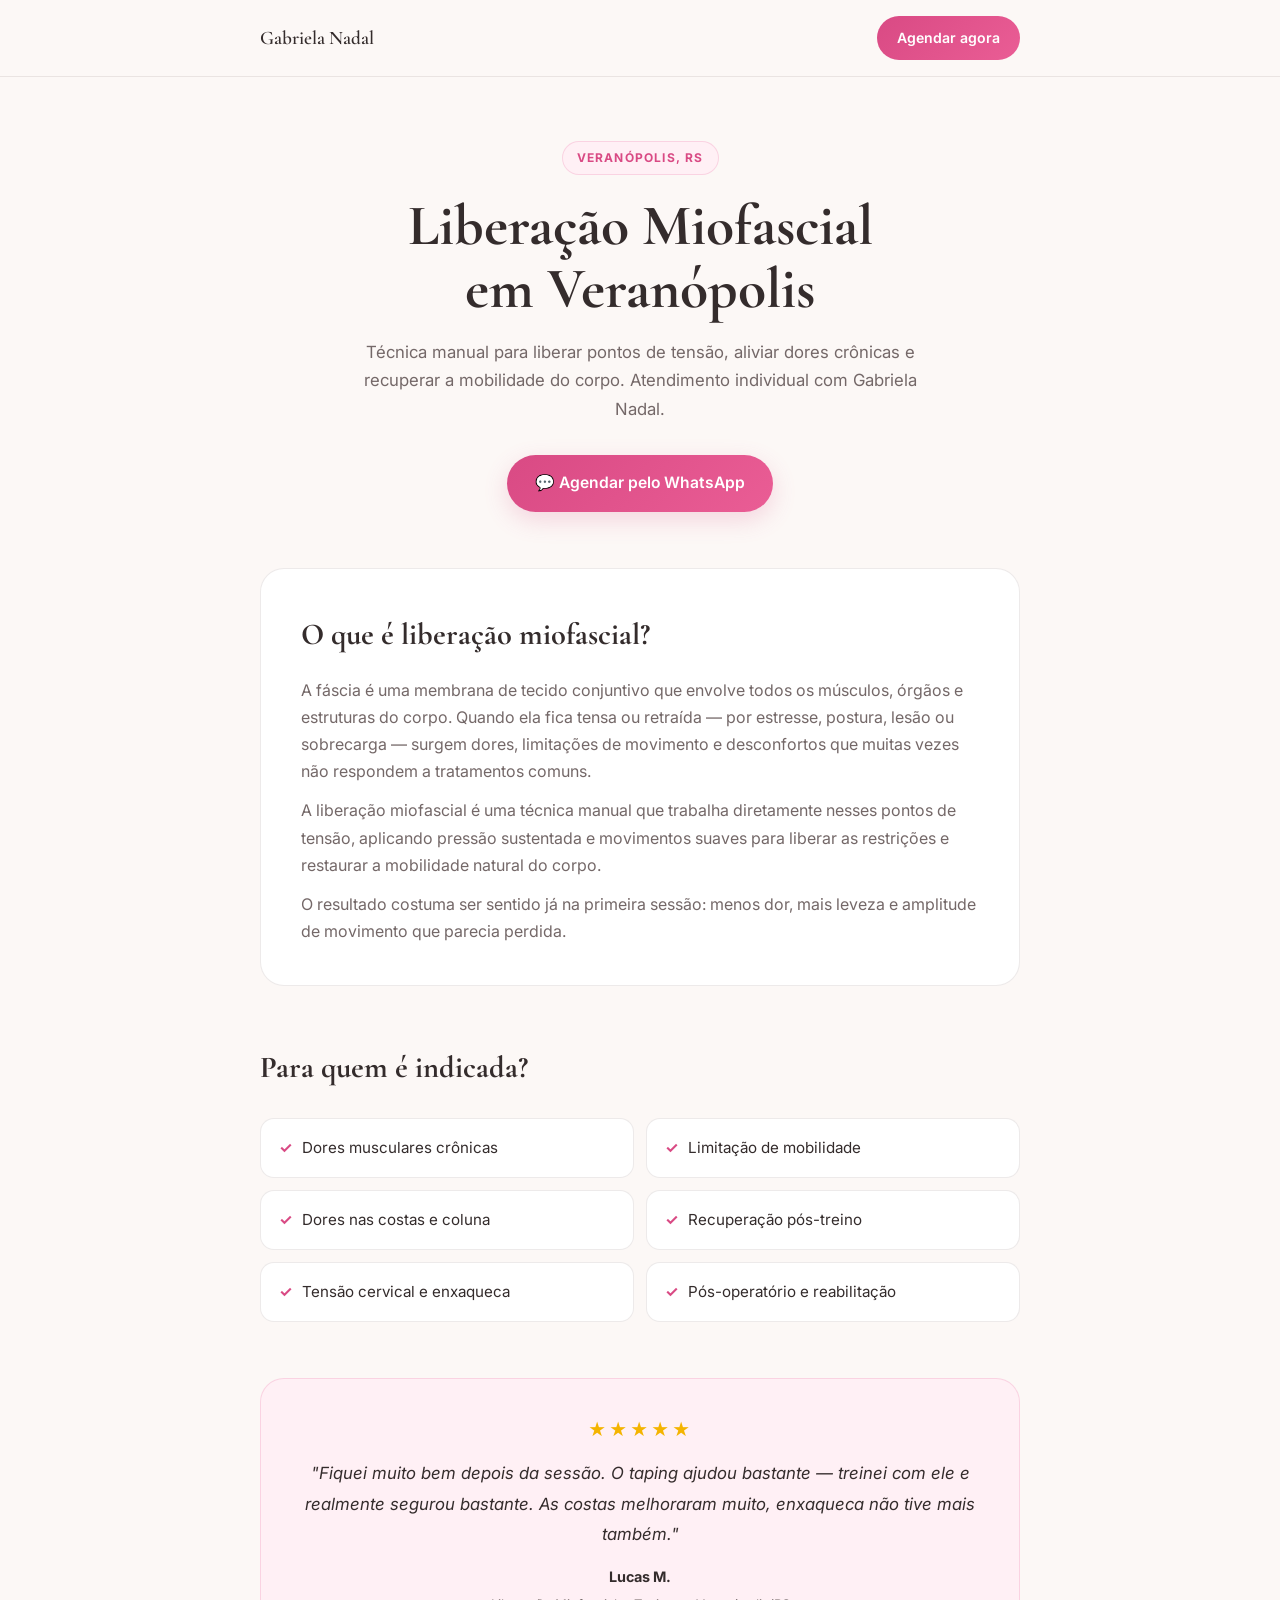
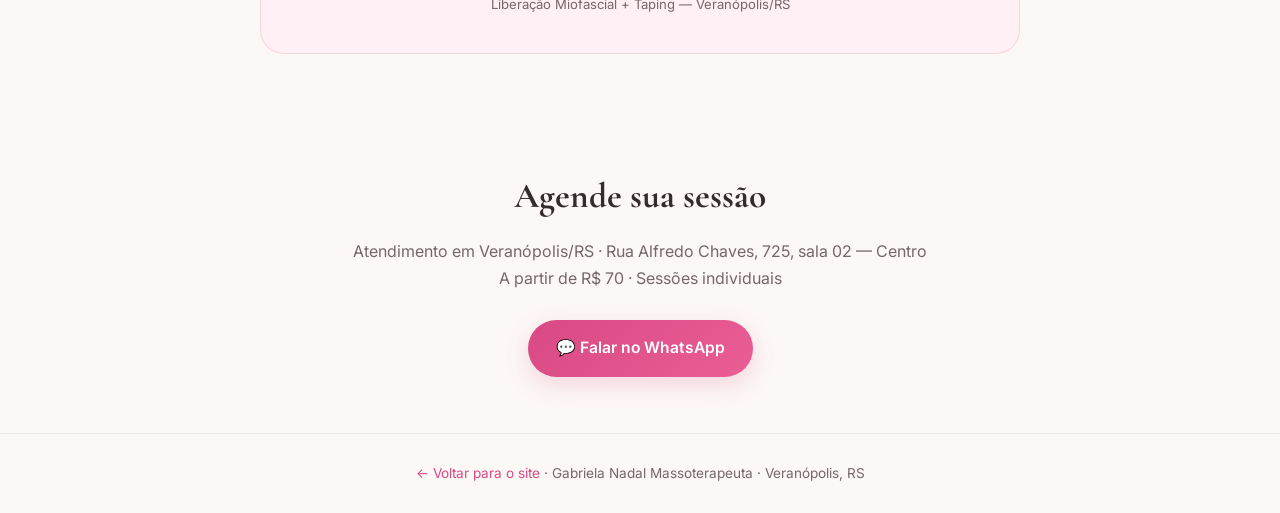
<file: liberacao-miofascial-veranopolis.html>
<!DOCTYPE html>
<html lang="pt-BR">
<head>
  <meta charset="UTF-8" />
  <meta name="viewport" content="width=device-width, initial-scale=1.0" />
  <title>Liberação Miofascial em Veranópolis | Gabriela Nadal</title>
  <meta name="description" content="Liberação miofascial em Veranópolis com Gabriela Nadal — enfermeira e massoterapeuta. Técnica para alívio de dores, mobilidade e tensões musculares. Agende pelo WhatsApp." />
  <meta name="keywords" content="liberação miofascial em Veranópolis, miofascial Veranópolis, fisioterapia manual Veranópolis, Gabriela Nadal" />
  <link rel="preconnect" href="https://fonts.googleapis.com" />
  <link href="https://fonts.googleapis.com/css2?family=Cormorant+Garamond:wght@500;600;700&family=Inter:wght@400;500;600;700&display=swap" rel="stylesheet" />
  <style>
    *, *::before, *::after { box-sizing: border-box; margin: 0; padding: 0; }
    :root {
      --accent: #ea5d95;
      --accent-dark: #d94a84;
      --accent-soft: #fff0f5;
      --text: #342c2c;
      --text-soft: #746868;
      --line: rgba(80,55,55,0.10);
      --line-strong: rgba(227,95,150,0.20);
      --bg: #fcf8f6;
    }
    body { font-family: 'Inter', sans-serif; color: var(--text); background: var(--bg); line-height: 1.7; -webkit-font-smoothing: antialiased; }
    a { text-decoration: none; color: inherit; }
    .container { width: min(760px, 92%); margin: 0 auto; }
    .header { background: rgba(252,248,246,0.92); backdrop-filter: blur(12px); border-bottom: 1px solid var(--line); padding: 16px 0; position: sticky; top: 0; z-index: 100; }
    .header__inner { display: flex; align-items: center; justify-content: space-between; }
    .header__brand { font-family: 'Cormorant Garamond', serif; font-size: 1.2rem; font-weight: 600; color: var(--text); }
    .header__cta { background: linear-gradient(135deg, var(--accent-dark), var(--accent)); color: #fff; padding: 10px 20px; border-radius: 999px; font-size: 0.88rem; font-weight: 600; }
    .hero { padding: 64px 0 56px; text-align: center; }
    .hero__tag { display: inline-block; background: var(--accent-soft); border: 1px solid var(--line-strong); color: var(--accent-dark); font-size: 0.75rem; font-weight: 700; text-transform: uppercase; letter-spacing: 0.1em; padding: 6px 14px; border-radius: 999px; margin-bottom: 20px; }
    .hero h1 { font-family: 'Cormorant Garamond', serif; font-size: clamp(2.2rem, 6vw, 3.6rem); line-height: 1.08; color: var(--text); margin-bottom: 18px; }
    .hero__sub { font-size: 1.05rem; color: var(--text-soft); max-width: 560px; margin: 0 auto 32px; }
    .btn { display: inline-flex; align-items: center; justify-content: center; gap: 8px; padding: 15px 28px; border-radius: 999px; font-weight: 600; font-size: 0.98rem; transition: all 0.25s; }
    .btn--primary { background: linear-gradient(135deg, var(--accent-dark), var(--accent)); color: #fff; box-shadow: 0 8px 24px rgba(217,74,132,0.2); }
    .btn--primary:hover { transform: translateY(-2px); box-shadow: 0 12px 32px rgba(217,74,132,0.28); }
    .sobre { background: #fff; border: 1px solid var(--line); border-radius: 24px; padding: 40px; margin: 0 0 56px; }
    .sobre h2 { font-family: 'Cormorant Garamond', serif; font-size: 1.9rem; margin-bottom: 16px; color: var(--text); }
    .sobre p { color: var(--text-soft); margin-bottom: 12px; }
    .sobre p:last-child { margin-bottom: 0; }
    .para-quem { margin-bottom: 56px; }
    .para-quem h2 { font-family: 'Cormorant Garamond', serif; font-size: 1.9rem; margin-bottom: 24px; color: var(--text); }
    .lista { display: grid; grid-template-columns: 1fr 1fr; gap: 12px; }
    .lista__item { background: #fff; border: 1px solid var(--line); border-radius: 14px; padding: 16px 18px; font-size: 0.95rem; color: var(--text); display: flex; align-items: center; gap: 10px; }
    .lista__item::before { content: "✓"; color: var(--accent-dark); font-weight: 700; flex-shrink: 0; }
    @media (max-width: 500px) { .lista { grid-template-columns: 1fr; } }
    .depoimento { background: var(--accent-soft); border: 1px solid var(--line-strong); border-radius: 24px; padding: 36px; margin-bottom: 56px; text-align: center; }
    .depoimento__stars { color: #f4b400; font-size: 1.1rem; letter-spacing: 3px; margin-bottom: 14px; }
    .depoimento__texto { font-size: 1.05rem; color: var(--text); font-style: italic; line-height: 1.8; margin-bottom: 16px; }
    .depoimento__autor strong { display: block; color: var(--text); font-size: 0.9rem; }
    .depoimento__autor span { color: var(--text-soft); font-size: 0.82rem; }
    .cta-final { text-align: center; padding: 56px 0; }
    .cta-final h2 { font-family: 'Cormorant Garamond', serif; font-size: 2.2rem; margin-bottom: 12px; }
    .cta-final p { color: var(--text-soft); margin-bottom: 28px; }
    .footer { border-top: 1px solid var(--line); padding: 28px 0; text-align: center; font-size: 0.85rem; color: var(--text-soft); }
    .footer a { color: var(--accent-dark); }
  </style>
</head>
<body>

<header class="header">
  <div class="container header__inner">
    <span class="header__brand">Gabriela Nadal</span>
    <a href="https://wa.me/5554996037900?text=Olá%2C%20quero%20agendar%20liberação%20miofascial." class="header__cta" target="_blank" rel="noopener">Agendar agora</a>
  </div>
</header>

<main>
  <section class="hero">
    <div class="container">
      <span class="hero__tag">Veranópolis, RS</span>
      <h1>Liberação Miofascial<br>em Veranópolis</h1>
      <p class="hero__sub">Técnica manual para liberar pontos de tensão, aliviar dores crônicas e recuperar a mobilidade do corpo. Atendimento individual com Gabriela Nadal.</p>
      <a href="https://wa.me/5554996037900?text=Olá%2C%20quero%20agendar%20liberação%20miofascial." class="btn btn--primary" target="_blank" rel="noopener">
        💬 Agendar pelo WhatsApp
      </a>
    </div>
  </section>

  <div class="container">

    <div class="sobre">
      <h2>O que é liberação miofascial?</h2>
      <p>A fáscia é uma membrana de tecido conjuntivo que envolve todos os músculos, órgãos e estruturas do corpo. Quando ela fica tensa ou retraída — por estresse, postura, lesão ou sobrecarga — surgem dores, limitações de movimento e desconfortos que muitas vezes não respondem a tratamentos comuns.</p>
      <p>A liberação miofascial é uma técnica manual que trabalha diretamente nesses pontos de tensão, aplicando pressão sustentada e movimentos suaves para liberar as restrições e restaurar a mobilidade natural do corpo.</p>
      <p>O resultado costuma ser sentido já na primeira sessão: menos dor, mais leveza e amplitude de movimento que parecia perdida.</p>
    </div>

    <div class="para-quem">
      <h2>Para quem é indicada?</h2>
      <div class="lista">
        <div class="lista__item">Dores musculares crônicas</div>
        <div class="lista__item">Limitação de mobilidade</div>
        <div class="lista__item">Dores nas costas e coluna</div>
        <div class="lista__item">Recuperação pós-treino</div>
        <div class="lista__item">Tensão cervical e enxaqueca</div>
        <div class="lista__item">Pós-operatório e reabilitação</div>
      </div>
    </div>

    <div class="depoimento">
      <div class="depoimento__stars">★★★★★</div>
      <p class="depoimento__texto">"Fiquei muito bem depois da sessão. O taping ajudou bastante — treinei com ele e realmente segurou bastante. As costas melhoraram muito, enxaqueca não tive mais também."</p>
      <div class="depoimento__autor">
        <strong>Lucas M.</strong>
        <span>Liberação Miofascial + Taping — Veranópolis/RS</span>
      </div>
    </div>

    <div class="cta-final">
      <h2>Agende sua sessão</h2>
      <p>Atendimento em Veranópolis/RS · Rua Alfredo Chaves, 725, sala 02 — Centro<br>A partir de R$ 70 · Sessões individuais</p>
      <a href="https://wa.me/5554996037900?text=Olá%2C%20quero%20agendar%20liberação%20miofascial." class="btn btn--primary" target="_blank" rel="noopener">
        💬 Falar no WhatsApp
      </a>
    </div>

  </div>
</main>

<footer class="footer">
  <div class="container">
    <p><a href="/">← Voltar para o site</a> · Gabriela Nadal Massoterapeuta · Veranópolis, RS</p>
  </div>
</footer>

</body>
</html>
</file>
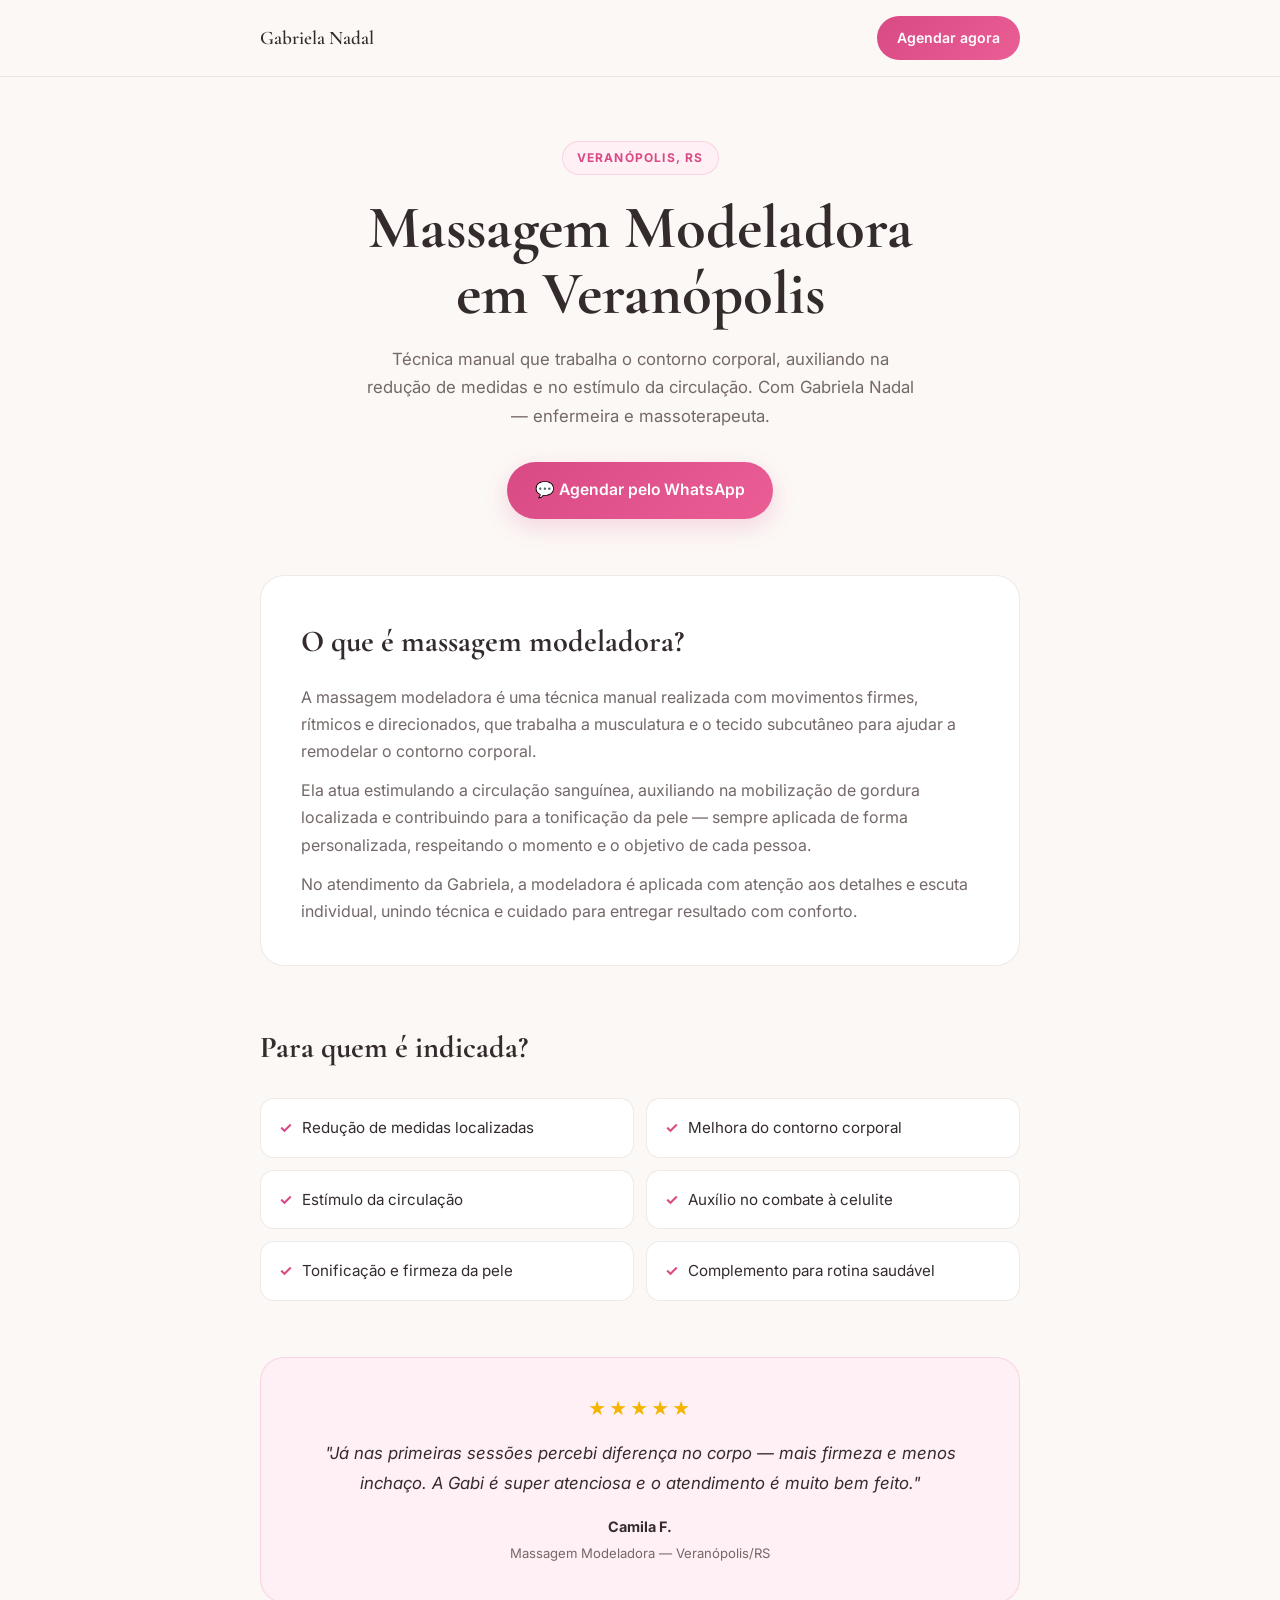
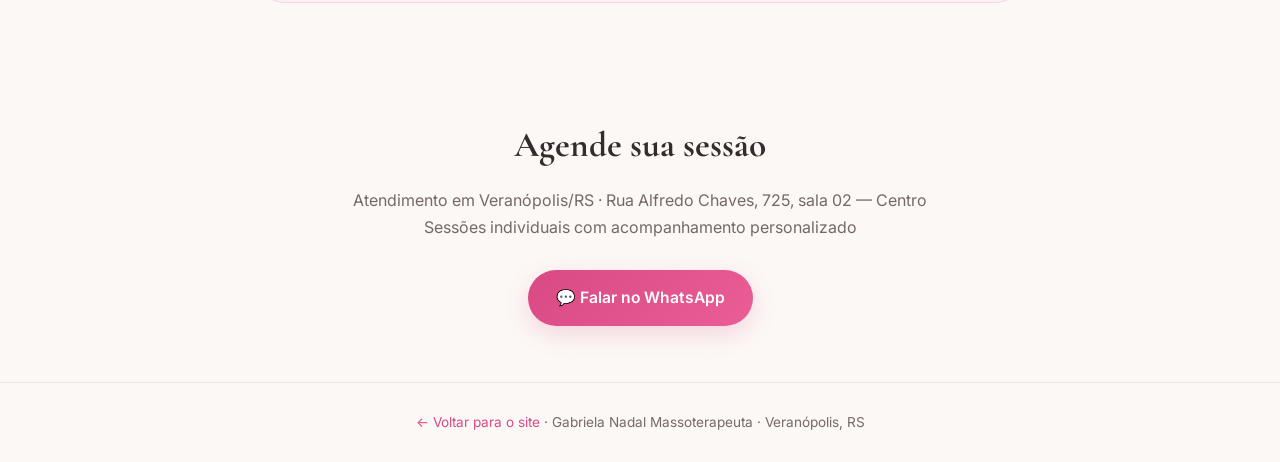
<file: massagem-modeladora-veranopolis.html>
<!DOCTYPE html>
<html lang="pt-BR">
<head>
  <meta charset="UTF-8" />
  <meta name="viewport" content="width=device-width, initial-scale=1.0" />
  <title>Massagem Modeladora em Veranópolis | Gabriela Nadal</title>
  <meta name="description" content="Massagem modeladora em Veranópolis com Gabriela Nadal. Técnica que auxilia na redução de medidas, contorno corporal e estímulo da circulação. Agende pelo WhatsApp." />
  <meta name="keywords" content="massagem modeladora em Veranópolis, modeladora Veranópolis, redução de medidas Veranópolis, Gabriela Nadal" />
  <link rel="preconnect" href="https://fonts.googleapis.com" />
  <link href="https://fonts.googleapis.com/css2?family=Cormorant+Garamond:wght@500;600;700&family=Inter:wght@400;500;600;700&display=swap" rel="stylesheet" />
  <style>
    *, *::before, *::after { box-sizing: border-box; margin: 0; padding: 0; }
    :root {
      --accent: #ea5d95;
      --accent-dark: #d94a84;
      --accent-soft: #fff0f5;
      --text: #342c2c;
      --text-soft: #746868;
      --line: rgba(80,55,55,0.10);
      --line-strong: rgba(227,95,150,0.20);
      --bg: #fcf8f6;
    }
    body { font-family: 'Inter', sans-serif; color: var(--text); background: var(--bg); line-height: 1.7; -webkit-font-smoothing: antialiased; }
    a { text-decoration: none; color: inherit; }
    .container { width: min(760px, 92%); margin: 0 auto; }

    .header { background: rgba(252,248,246,0.92); backdrop-filter: blur(12px); border-bottom: 1px solid var(--line); padding: 16px 0; position: sticky; top: 0; z-index: 100; }
    .header__inner { display: flex; align-items: center; justify-content: space-between; }
    .header__brand { font-family: 'Cormorant Garamond', serif; font-size: 1.2rem; font-weight: 600; color: var(--text); }
    .header__cta { background: linear-gradient(135deg, var(--accent-dark), var(--accent)); color: #fff; padding: 10px 20px; border-radius: 999px; font-size: 0.88rem; font-weight: 600; }

    .hero { padding: 64px 0 56px; text-align: center; }
    .hero__tag { display: inline-block; background: var(--accent-soft); border: 1px solid var(--line-strong); color: var(--accent-dark); font-size: 0.75rem; font-weight: 700; text-transform: uppercase; letter-spacing: 0.1em; padding: 6px 14px; border-radius: 999px; margin-bottom: 20px; }
    .hero h1 { font-family: 'Cormorant Garamond', serif; font-size: clamp(2.4rem, 6vw, 3.8rem); line-height: 1.08; color: var(--text); margin-bottom: 18px; }
    .hero__sub { font-size: 1.05rem; color: var(--text-soft); max-width: 560px; margin: 0 auto 32px; }
    .btn { display: inline-flex; align-items: center; justify-content: center; gap: 8px; padding: 15px 28px; border-radius: 999px; font-weight: 600; font-size: 0.98rem; transition: all 0.25s; }
    .btn--primary { background: linear-gradient(135deg, var(--accent-dark), var(--accent)); color: #fff; box-shadow: 0 8px 24px rgba(217,74,132,0.2); }
    .btn--primary:hover { transform: translateY(-2px); box-shadow: 0 12px 32px rgba(217,74,132,0.28); }

    .sobre { background: #fff; border: 1px solid var(--line); border-radius: 24px; padding: 40px; margin: 0 0 56px; }
    .sobre h2 { font-family: 'Cormorant Garamond', serif; font-size: 1.9rem; margin-bottom: 16px; color: var(--text); }
    .sobre p { color: var(--text-soft); margin-bottom: 12px; }
    .sobre p:last-child { margin-bottom: 0; }

    .para-quem { margin-bottom: 56px; }
    .para-quem h2 { font-family: 'Cormorant Garamond', serif; font-size: 1.9rem; margin-bottom: 24px; color: var(--text); }
    .lista { display: grid; grid-template-columns: 1fr 1fr; gap: 12px; }
    .lista__item { background: #fff; border: 1px solid var(--line); border-radius: 14px; padding: 16px 18px; font-size: 0.95rem; color: var(--text); display: flex; align-items: center; gap: 10px; }
    .lista__item::before { content: "✓"; color: var(--accent-dark); font-weight: 700; flex-shrink: 0; }
    @media (max-width: 500px) { .lista { grid-template-columns: 1fr; } }

    .depoimento { background: var(--accent-soft); border: 1px solid var(--line-strong); border-radius: 24px; padding: 36px; margin-bottom: 56px; text-align: center; }
    .depoimento__stars { color: #f4b400; font-size: 1.1rem; letter-spacing: 3px; margin-bottom: 14px; }
    .depoimento__texto { font-size: 1.05rem; color: var(--text); font-style: italic; line-height: 1.8; margin-bottom: 16px; }
    .depoimento__autor strong { display: block; color: var(--text); font-size: 0.9rem; }
    .depoimento__autor span { color: var(--text-soft); font-size: 0.82rem; }

    .cta-final { text-align: center; padding: 56px 0; }
    .cta-final h2 { font-family: 'Cormorant Garamond', serif; font-size: 2.2rem; margin-bottom: 12px; }
    .cta-final p { color: var(--text-soft); margin-bottom: 28px; }

    .footer { border-top: 1px solid var(--line); padding: 28px 0; text-align: center; font-size: 0.85rem; color: var(--text-soft); }
    .footer a { color: var(--accent-dark); }
  </style>
</head>
<body>

<header class="header">
  <div class="container header__inner">
    <span class="header__brand">Gabriela Nadal</span>
    <a href="https://wa.me/5554996037900?text=Olá%2C%20quero%20agendar%20massagem%20modeladora." class="header__cta" target="_blank" rel="noopener">Agendar agora</a>
  </div>
</header>

<main>
  <section class="hero">
    <div class="container">
      <span class="hero__tag">Veranópolis, RS</span>
      <h1>Massagem Modeladora<br>em Veranópolis</h1>
      <p class="hero__sub">Técnica manual que trabalha o contorno corporal, auxiliando na redução de medidas e no estímulo da circulação. Com Gabriela Nadal — enfermeira e massoterapeuta.</p>
      <a href="https://wa.me/5554996037900?text=Olá%2C%20quero%20agendar%20massagem%20modeladora." class="btn btn--primary" target="_blank" rel="noopener">
        💬 Agendar pelo WhatsApp
      </a>
    </div>
  </section>

  <div class="container">

    <div class="sobre">
      <h2>O que é massagem modeladora?</h2>
      <p>A massagem modeladora é uma técnica manual realizada com movimentos firmes, rítmicos e direcionados, que trabalha a musculatura e o tecido subcutâneo para ajudar a remodelar o contorno corporal.</p>
      <p>Ela atua estimulando a circulação sanguínea, auxiliando na mobilização de gordura localizada e contribuindo para a tonificação da pele — sempre aplicada de forma personalizada, respeitando o momento e o objetivo de cada pessoa.</p>
      <p>No atendimento da Gabriela, a modeladora é aplicada com atenção aos detalhes e escuta individual, unindo técnica e cuidado para entregar resultado com conforto.</p>
    </div>

    <div class="para-quem">
      <h2>Para quem é indicada?</h2>
      <div class="lista">
        <div class="lista__item">Redução de medidas localizadas</div>
        <div class="lista__item">Melhora do contorno corporal</div>
        <div class="lista__item">Estímulo da circulação</div>
        <div class="lista__item">Auxílio no combate à celulite</div>
        <div class="lista__item">Tonificação e firmeza da pele</div>
        <div class="lista__item">Complemento para rotina saudável</div>
      </div>
    </div>

    <div class="depoimento">
      <div class="depoimento__stars">★★★★★</div>
      <p class="depoimento__texto">"Já nas primeiras sessões percebi diferença no corpo — mais firmeza e menos inchaço. A Gabi é super atenciosa e o atendimento é muito bem feito."</p>
      <div class="depoimento__autor">
        <strong>Camila F.</strong>
        <span>Massagem Modeladora — Veranópolis/RS</span>
      </div>
    </div>

    <div class="cta-final">
      <h2>Agende sua sessão</h2>
      <p>Atendimento em Veranópolis/RS · Rua Alfredo Chaves, 725, sala 02 — Centro<br>Sessões individuais com acompanhamento personalizado</p>
      <a href="https://wa.me/5554996037900?text=Olá%2C%20quero%20agendar%20massagem%20modeladora." class="btn btn--primary" target="_blank" rel="noopener">
        💬 Falar no WhatsApp
      </a>
    </div>

  </div>
</main>

<footer class="footer">
  <div class="container">
    <p><a href="/">← Voltar para o site</a> · Gabriela Nadal Massoterapeuta · Veranópolis, RS</p>
  </div>
</footer>

</body>
</html>
</file>
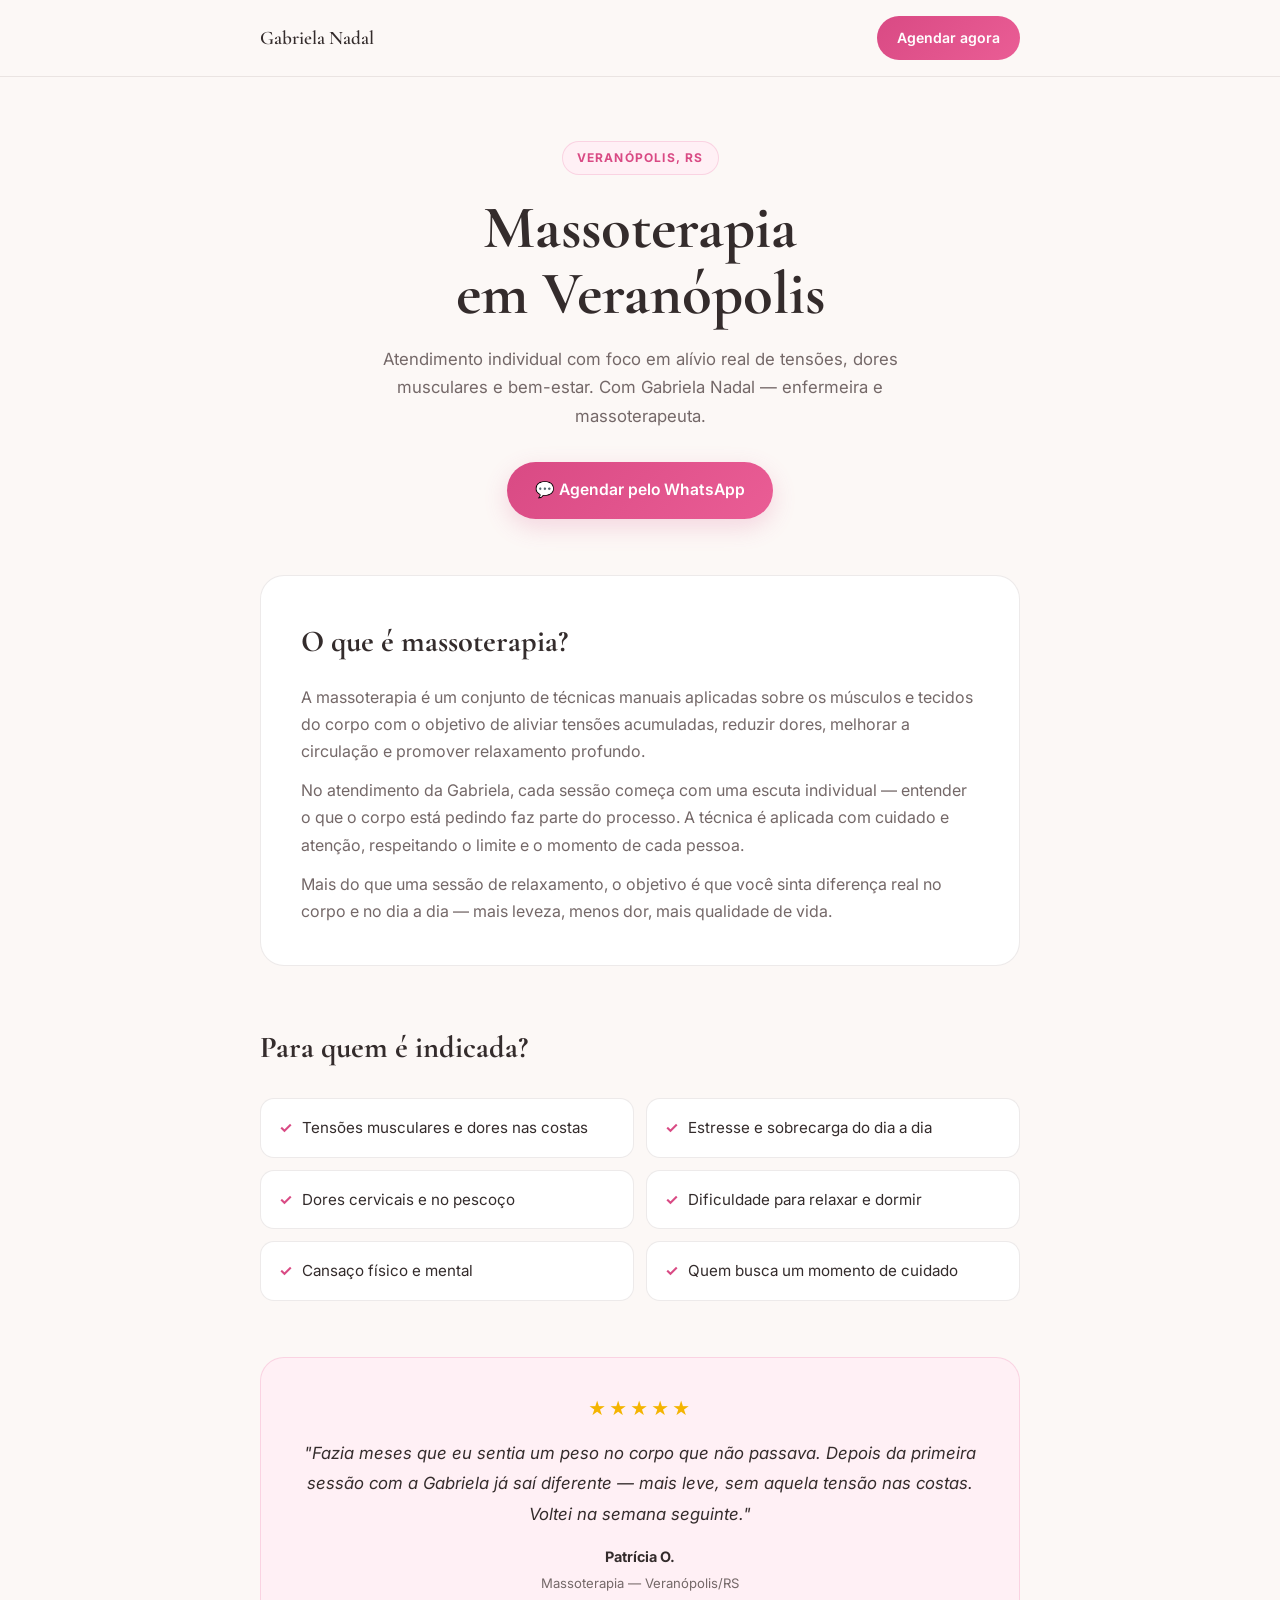
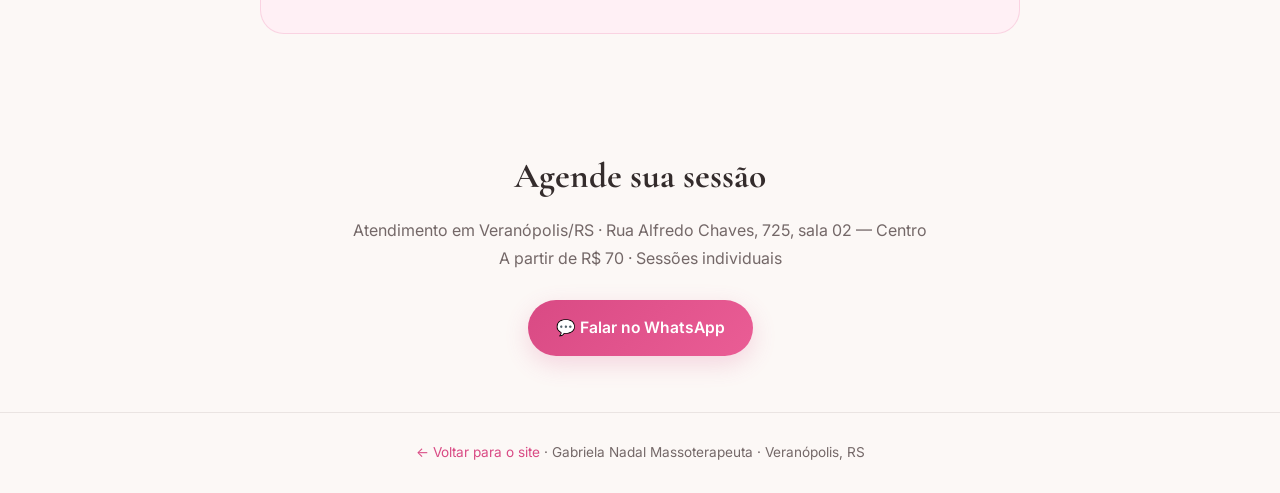
<file: massoterapia-veranopolis.html>
<!DOCTYPE html>
<html lang="pt-BR">
<head>
  <meta charset="UTF-8" />
  <meta name="viewport" content="width=device-width, initial-scale=1.0" />
  <title>Massoterapia em Veranópolis | Gabriela Nadal</title>
  <meta name="description" content="Massoterapia em Veranópolis com Gabriela Nadal — enfermeira e massoterapeuta. Atendimento individual para alívio de tensões, dores e bem-estar. Agende pelo WhatsApp." />
  <meta name="keywords" content="massoterapia em Veranópolis, massagem terapêutica Veranópolis, massoterapeuta Veranópolis, Gabriela Nadal" />
  <link rel="preconnect" href="https://fonts.googleapis.com" />
  <link href="https://fonts.googleapis.com/css2?family=Cormorant+Garamond:wght@500;600;700&family=Inter:wght@400;500;600;700&display=swap" rel="stylesheet" />
  <style>
    *, *::before, *::after { box-sizing: border-box; margin: 0; padding: 0; }
    :root {
      --accent: #ea5d95;
      --accent-dark: #d94a84;
      --accent-soft: #fff0f5;
      --text: #342c2c;
      --text-soft: #746868;
      --line: rgba(80,55,55,0.10);
      --line-strong: rgba(227,95,150,0.20);
      --bg: #fcf8f6;
    }
    body { font-family: 'Inter', sans-serif; color: var(--text); background: var(--bg); line-height: 1.7; -webkit-font-smoothing: antialiased; }
    a { text-decoration: none; color: inherit; }
    .container { width: min(760px, 92%); margin: 0 auto; }

    /* HEADER */
    .header { background: rgba(252,248,246,0.92); backdrop-filter: blur(12px); border-bottom: 1px solid var(--line); padding: 16px 0; position: sticky; top: 0; z-index: 100; }
    .header__inner { display: flex; align-items: center; justify-content: space-between; }
    .header__brand { font-family: 'Cormorant Garamond', serif; font-size: 1.2rem; font-weight: 600; color: var(--text); }
    .header__cta { background: linear-gradient(135deg, var(--accent-dark), var(--accent)); color: #fff; padding: 10px 20px; border-radius: 999px; font-size: 0.88rem; font-weight: 600; }

    /* HERO */
    .hero { padding: 64px 0 56px; text-align: center; }
    .hero__tag { display: inline-block; background: var(--accent-soft); border: 1px solid var(--line-strong); color: var(--accent-dark); font-size: 0.75rem; font-weight: 700; text-transform: uppercase; letter-spacing: 0.1em; padding: 6px 14px; border-radius: 999px; margin-bottom: 20px; }
    .hero h1 { font-family: 'Cormorant Garamond', serif; font-size: clamp(2.4rem, 6vw, 3.8rem); line-height: 1.08; color: var(--text); margin-bottom: 18px; }
    .hero__sub { font-size: 1.05rem; color: var(--text-soft); max-width: 560px; margin: 0 auto 32px; }
    .btn { display: inline-flex; align-items: center; justify-content: center; gap: 8px; padding: 15px 28px; border-radius: 999px; font-weight: 600; font-size: 0.98rem; transition: all 0.25s; }
    .btn--primary { background: linear-gradient(135deg, var(--accent-dark), var(--accent)); color: #fff; box-shadow: 0 8px 24px rgba(217,74,132,0.2); }
    .btn--primary:hover { transform: translateY(-2px); box-shadow: 0 12px 32px rgba(217,74,132,0.28); }

    /* SOBRE */
    .sobre { background: #fff; border: 1px solid var(--line); border-radius: 24px; padding: 40px; margin: 0 0 56px; }
    .sobre h2 { font-family: 'Cormorant Garamond', serif; font-size: 1.9rem; margin-bottom: 16px; color: var(--text); }
    .sobre p { color: var(--text-soft); margin-bottom: 12px; }
    .sobre p:last-child { margin-bottom: 0; }

    /* PARA QUEM */
    .para-quem { margin-bottom: 56px; }
    .para-quem h2 { font-family: 'Cormorant Garamond', serif; font-size: 1.9rem; margin-bottom: 24px; color: var(--text); }
    .lista { display: grid; grid-template-columns: 1fr 1fr; gap: 12px; }
    .lista__item { background: #fff; border: 1px solid var(--line); border-radius: 14px; padding: 16px 18px; font-size: 0.95rem; color: var(--text); display: flex; align-items: center; gap: 10px; }
    .lista__item::before { content: "✓"; color: var(--accent-dark); font-weight: 700; flex-shrink: 0; }
    @media (max-width: 500px) { .lista { grid-template-columns: 1fr; } }

    /* DEPOIMENTO */
    .depoimento { background: var(--accent-soft); border: 1px solid var(--line-strong); border-radius: 24px; padding: 36px; margin-bottom: 56px; text-align: center; }
    .depoimento__stars { color: #f4b400; font-size: 1.1rem; letter-spacing: 3px; margin-bottom: 14px; }
    .depoimento__texto { font-size: 1.05rem; color: var(--text); font-style: italic; line-height: 1.8; margin-bottom: 16px; }
    .depoimento__autor strong { display: block; color: var(--text); font-size: 0.9rem; }
    .depoimento__autor span { color: var(--text-soft); font-size: 0.82rem; }

    /* CTA FINAL */
    .cta-final { text-align: center; padding: 56px 0; }
    .cta-final h2 { font-family: 'Cormorant Garamond', serif; font-size: 2.2rem; margin-bottom: 12px; }
    .cta-final p { color: var(--text-soft); margin-bottom: 28px; }

    /* FOOTER */
    .footer { border-top: 1px solid var(--line); padding: 28px 0; text-align: center; font-size: 0.85rem; color: var(--text-soft); }
    .footer a { color: var(--accent-dark); }
  </style>
</head>
<body>

<header class="header">
  <div class="container header__inner">
    <span class="header__brand">Gabriela Nadal</span>
    <a href="https://wa.me/5554996037900?text=Olá%2C%20quero%20agendar%20massoterapia." class="header__cta" target="_blank" rel="noopener">Agendar agora</a>
  </div>
</header>

<main>
  <section class="hero">
    <div class="container">
      <span class="hero__tag">Veranópolis, RS</span>
      <h1>Massoterapia<br>em Veranópolis</h1>
      <p class="hero__sub">Atendimento individual com foco em alívio real de tensões, dores musculares e bem-estar. Com Gabriela Nadal — enfermeira e massoterapeuta.</p>
      <a href="https://wa.me/5554996037900?text=Olá%2C%20quero%20agendar%20massoterapia." class="btn btn--primary" target="_blank" rel="noopener">
        💬 Agendar pelo WhatsApp
      </a>
    </div>
  </section>

  <div class="container">

    <div class="sobre">
      <h2>O que é massoterapia?</h2>
      <p>A massoterapia é um conjunto de técnicas manuais aplicadas sobre os músculos e tecidos do corpo com o objetivo de aliviar tensões acumuladas, reduzir dores, melhorar a circulação e promover relaxamento profundo.</p>
      <p>No atendimento da Gabriela, cada sessão começa com uma escuta individual — entender o que o corpo está pedindo faz parte do processo. A técnica é aplicada com cuidado e atenção, respeitando o limite e o momento de cada pessoa.</p>
      <p>Mais do que uma sessão de relaxamento, o objetivo é que você sinta diferença real no corpo e no dia a dia — mais leveza, menos dor, mais qualidade de vida.</p>
    </div>

    <div class="para-quem">
      <h2>Para quem é indicada?</h2>
      <div class="lista">
        <div class="lista__item">Tensões musculares e dores nas costas</div>
        <div class="lista__item">Estresse e sobrecarga do dia a dia</div>
        <div class="lista__item">Dores cervicais e no pescoço</div>
        <div class="lista__item">Dificuldade para relaxar e dormir</div>
        <div class="lista__item">Cansaço físico e mental</div>
        <div class="lista__item">Quem busca um momento de cuidado</div>
      </div>
    </div>

    <div class="depoimento">
      <div class="depoimento__stars">★★★★★</div>
      <p class="depoimento__texto">"Fazia meses que eu sentia um peso no corpo que não passava. Depois da primeira sessão com a Gabriela já saí diferente — mais leve, sem aquela tensão nas costas. Voltei na semana seguinte."</p>
      <div class="depoimento__autor">
        <strong>Patrícia O.</strong>
        <span>Massoterapia — Veranópolis/RS</span>
      </div>
    </div>

    <div class="cta-final">
      <h2>Agende sua sessão</h2>
      <p>Atendimento em Veranópolis/RS · Rua Alfredo Chaves, 725, sala 02 — Centro<br>A partir de R$ 70 · Sessões individuais</p>
      <a href="https://wa.me/5554996037900?text=Olá%2C%20quero%20agendar%20massoterapia." class="btn btn--primary" target="_blank" rel="noopener">
        💬 Falar no WhatsApp
      </a>
    </div>

  </div>
</main>

<footer class="footer">
  <div class="container">
    <p><a href="/">← Voltar para o site</a> · Gabriela Nadal Massoterapeuta · Veranópolis, RS</p>
  </div>
</footer>

</body>
</html>
</file>
<file: style.css>
* {
  margin: 0;
  padding: 0;
  box-sizing: border-box;
}

:root {
  --bg: #fcf8f6;
  --bg-soft: #f6efec;
  --bg-card: #ffffff;
  --bg-card-soft: #fff8f8;
  --text: #342c2c;
  --text-soft: #746868;
  --title: #241d1d;
  --line: rgba(80, 55, 55, 0.10);
  --line-strong: rgba(227, 95, 150, 0.20);
  --accent: #ea5d95;
  --accent-dark: #d94a84;
  --accent-soft: #fff0f5;
  --shadow: 0 12px 30px rgba(0, 0, 0, 0.08);
  --shadow-soft: 0 6px 18px rgba(0, 0, 0, 0.06);
  --radius: 28px;
  --radius-sm: 18px;
  --font-heading: "Cormorant Garamond", serif;
  --font-body: "Inter", sans-serif;
}

html {
  scroll-behavior: smooth;
}

body {
  font-family: var(--font-body);
  background: linear-gradient(180deg, #fffdfc 0%, var(--bg) 100%);
  color: var(--text);
  line-height: 1.7;
  -webkit-font-smoothing: antialiased;
  -moz-osx-font-smoothing: grayscale;
}

img {
  max-width: 100%;
  display: block;
}

a {
  text-decoration: none;
  color: inherit;
}

p {
  line-height: 1.8;
  letter-spacing: 0.2px;
}

.container {
  width: min(1140px, 92%);
  margin: 0 auto;
}

.header {
  position: sticky;
  top: 0;
  z-index: 1000;
  background: rgba(252, 248, 246, 0.88);
  backdrop-filter: blur(14px);
  -webkit-backdrop-filter: blur(14px);
  border-bottom: 1px solid var(--line);
}

.nav {
  min-height: 92px;
  display: flex;
  align-items: center;
  justify-content: space-between;
  gap: 24px;
}

.brand {
  display: flex;
  align-items: center;
  flex-shrink: 0;
}

.logo-img {
  height: 120px;
  width: auto;
  max-width: 100%;
  object-fit: contain;
}

.nav-menu {
  display: flex;
  align-items: center;
  gap: 30px;
}

.nav-links {
  display: flex;
  list-style: none;
  gap: 24px;
}

.nav-links a {
  font-size: 0.95rem;
  color: var(--text-soft);
  font-weight: 500;
  transition: 0.25s ease;
}

.nav-links a:hover {
  color: var(--accent-dark);
}

.menu-toggle {
  display: none;
}

.menu-icon {
  display: none;
  width: 30px;
  height: 24px;
  flex-direction: column;
  justify-content: space-between;
  cursor: pointer;
}

.menu-icon span {
  height: 2px;
  width: 100%;
  background: var(--accent-dark);
  border-radius: 4px;
}

.btn {
  display: inline-flex;
  align-items: center;
  justify-content: center;
  padding: 15px 26px;
  border-radius: 999px;
  font-weight: 600;
  font-size: 0.95rem;
  transition: all 0.25s ease;
  border: 1px solid transparent;
}

.btn:hover {
  transform: translateY(-2px) scale(1.02);
}

.btn-primary {
  background: linear-gradient(135deg, var(--accent-dark), var(--accent));
  color: #fff;
  box-shadow: var(--shadow-soft);
}

.btn-primary:hover {
  box-shadow: 0 14px 30px rgba(217, 74, 132, 0.18);
}

.btn-secondary {
  background: transparent;
  color: var(--title);
  border-color: var(--line);
}

.btn-secondary:hover {
  background: #fff;
  border-color: var(--line-strong);
}

.hero {
  position: relative;
  min-height: 88vh;
  padding: 120px 0 110px;
  display: flex;
  align-items: center;
  overflow: hidden;
  isolation: isolate;
}

.hero-bg-video {
  position: absolute;
  inset: 0;
  width: 100%;
  height: 100%;
  object-fit: cover;
  z-index: -2;
}

.hero-overlay {
  position: absolute;
  inset: 0;
  background:
    linear-gradient(180deg, rgba(30, 15, 20, 0.30) 0%, rgba(30, 15, 20, 0.55) 60%, rgba(30, 15, 20, 0.75) 100%),
    linear-gradient(90deg, rgba(30, 15, 20, 0.55) 0%, rgba(30, 15, 20, 0.15) 55%, rgba(30, 15, 20, 0.0) 100%);
  z-index: -1;
}

.hero-inner {
  width: min(1140px, 92%);
}

.hero-text {
  max-width: 720px;
  color: #fff;
}

.eyebrow,
.section-tag {
  display: inline-block;
  padding: 8px 14px;
  border-radius: 999px;
  background: var(--accent-soft);
  border: 1px solid var(--line-strong);
  color: var(--accent-dark);
  font-size: 0.8rem;
  font-weight: 700;
  letter-spacing: 0.08em;
  text-transform: uppercase;
  margin-bottom: 18px;
}

.hero h1 {
  font-family: var(--font-heading);
  font-size: clamp(2.7rem, 5vw, 4.6rem);
  line-height: 1.02;
  color: #fff;
  margin-bottom: 20px;
  text-shadow: 0 2px 20px rgba(0, 0, 0, 0.35);
}

.hero-description {
  font-size: 1.04rem;
  max-width: 620px;
  color: rgba(255, 255, 255, 0.92);
  text-shadow: 0 1px 10px rgba(0, 0, 0, 0.35);
}

.hero .eyebrow {
  background: rgba(255, 255, 255, 0.15);
  border-color: rgba(255, 255, 255, 0.35);
  color: #fff;
  backdrop-filter: blur(6px);
}

.hero .proof-chip {
  background: rgba(255, 255, 255, 0.14);
  border-color: rgba(255, 255, 255, 0.28);
  color: #fff;
  backdrop-filter: blur(6px);
}

.hero .highlight-item {
  background: rgba(255, 255, 255, 0.12);
  border-color: rgba(255, 255, 255, 0.22);
  backdrop-filter: blur(8px);
}

.hero .highlight-item strong {
  color: #fff;
}

.hero .highlight-item span {
  color: rgba(255, 255, 255, 0.85);
}

.hero .btn-secondary {
  color: #fff;
  border-color: rgba(255, 255, 255, 0.5);
  background: rgba(255, 255, 255, 0.08);
}

.hero .btn-secondary:hover {
  background: rgba(255, 255, 255, 0.18);
  border-color: rgba(255, 255, 255, 0.75);
}

.hero-proofbar {
  display: flex;
  flex-wrap: wrap;
  gap: 10px;
  margin-top: 22px;
}

.proof-chip {
  padding: 10px 14px;
  border-radius: 999px;
  background: #fff;
  border: 1px solid var(--line);
  color: var(--title);
  font-size: 0.9rem;
  font-weight: 600;
  box-shadow: var(--shadow-soft);
}

.hero-buttons {
  display: flex;
  flex-wrap: wrap;
  gap: 14px;
  margin-top: 28px;
}

.hero-highlights {
  display: grid;
  grid-template-columns: repeat(2, 1fr);
  gap: 16px;
  margin-top: 30px;
}

.highlight-item {
  background: rgba(255, 255, 255, 0.78);
  border: 1px solid var(--line);
  border-radius: 20px;
  padding: 18px;
  box-shadow: var(--shadow-soft);
}

.highlight-item strong {
  display: block;
  color: var(--title);
  margin-bottom: 6px;
  font-size: 0.95rem;
}

.highlight-item span {
  color: var(--text-soft);
  font-size: 0.92rem;
}

.hero-visual {
  position: relative;
}

.hero-image-card {
  position: relative;
  border-radius: 34px;
  overflow: hidden;
  box-shadow: var(--shadow);
  background: #f3e8e8;
  aspect-ratio: 4 / 5;
  max-width: 560px;
  width: 100%;
  margin-left: auto;
}

.hero-image-card img,
.hero-image-card video {
  width: 100%;
  height: 100%;
  object-fit: cover;
  object-position: center;
  display: block;
  border-radius: inherit;
  filter: saturate(1.02);
}

.testimonials-top {
  padding-top: 16px;
}

.intro-band {
  padding: 10px 0 86px;
}

.intro-band-grid {
  background: linear-gradient(135deg, #ffffff 0%, #fff7fa 100%);
  border: 1px solid var(--line);
  border-radius: 32px;
  padding: 40px;
  display: grid;
  grid-template-columns: 1.25fr 0.75fr;
  gap: 32px;
  align-items: center;
  box-shadow: var(--shadow-soft);
}

.intro-band-text h2 {
  font-family: var(--font-heading);
  font-size: clamp(2rem, 4vw, 3rem);
  line-height: 1.1;
  color: var(--title);
  margin-bottom: 14px;
}

.intro-band-text p {
  color: var(--text-soft);
}

.intro-band-card {
  background: var(--accent-soft);
  border: 1px solid var(--line-strong);
  border-radius: 24px;
  padding: 28px;
  display: grid;
  gap: 14px;
}

.intro-band-card p {
  font-weight: 600;
  color: var(--accent-dark);
  text-align: center;
  background: rgba(255, 255, 255, 0.7);
  padding: 14px 16px;
  border-radius: 16px;
}

section {
  padding: 96px 0;
}

.about-grid,
.benefits-grid,
.difference-grid,
.map-grid {
  display: grid;
  grid-template-columns: 1fr 1fr;
  gap: 42px;
  align-items: center;
}

.about-image {
  border-radius: 30px;
  overflow: hidden;
  box-shadow: var(--shadow);
  min-height: 320px;
  background: #f0e4e4;
}

.about-image img {
  width: 100%;
  height: 100%;
  object-fit: cover;
  object-position: center top;
  filter: brightness(0.98) contrast(1.02);
}

.about-content h2,
.section-title h2,
.benefits-content h2,
.difference-card h2,
.local-seo-box h2,
.cta-box h2,
.map-text h2 {
  font-family: var(--font-heading);
  font-size: clamp(2.1rem, 4vw, 3.3rem);
  line-height: 1.1;
  color: var(--title);
  margin-bottom: 16px;
}

.about-content p,
.section-title p,
.benefits-content p,
.difference-card p,
.local-seo-box p,
.cta-box p,
.map-text p,
.hero-description {
  color: var(--text-soft);
  text-align: justify;
  text-justify: inter-word;
  hyphens: auto;
  max-width: 65ch;
}

.about-content p + p {
  margin-top: 12px;
}

.about-points {
  display: flex;
  flex-wrap: wrap;
  gap: 12px;
  margin-top: 24px;
}

.about-point {
  padding: 12px 16px;
  border-radius: 999px;
  background: #fff;
  border: 1px solid var(--line);
  color: var(--title);
  font-weight: 500;
  box-shadow: var(--shadow-soft);
}

.space {
  padding-top: 40px;
  padding-bottom: 40px;
}

.space-grid {
  display: grid;
  grid-template-columns: 0.9fr 1.1fr;
  gap: 42px;
  align-items: center;
}

.space-text h2 {
  font-family: var(--font-heading);
  font-size: clamp(2.1rem, 4vw, 3.3rem);
  line-height: 1.1;
  color: var(--title);
  margin-bottom: 16px;
}

.space-text p {
  color: var(--text-soft);
  max-width: 55ch;
}

.space-video {
  border-radius: 30px;
  overflow: hidden;
  box-shadow: var(--shadow);
  aspect-ratio: 16 / 10;
  background: #f0e4e4;
}

.space-video video {
  width: 100%;
  height: 100%;
  object-fit: cover;
  display: block;
}

.services {
  background: linear-gradient(180deg, #fff9fb 0%, #fdf5f7 100%);
}

.section-title {
  max-width: 760px;
  margin: 0 auto 46px;
  text-align: center;
}

.section-title p {
  margin-left: auto;
  margin-right: auto;
}

.services-grid {
  display: grid;
  grid-template-columns: repeat(3, 1fr);
  gap: 24px;
}

.service-card {
  background: rgba(255, 255, 255, 0.8);
  border: 1px solid var(--line);
  border-radius: 24px;
  padding: 30px;
  box-shadow: var(--shadow-soft);
  transition: 0.25s ease;
}

.service-card:hover {
  transform: translateY(-4px);
  border-color: var(--line-strong);
}

.service-number {
  font-family: var(--font-heading);
  font-size: 1.6rem;
  color: var(--accent-dark);
  margin-bottom: 12px;
}

.service-card h3,
.difference-item h3 {
  font-family: var(--font-heading);
  font-size: 1.7rem;
  color: var(--title);
  margin-bottom: 10px;
}

.service-card p,
.difference-item p {
  color: var(--text-soft);
}

.benefits-list {
  display: grid;
  grid-template-columns: 1fr 1fr;
  gap: 16px;
}

.benefit-item {
  background: #fff;
  border: 1px solid var(--line);
  border-radius: 20px;
  padding: 20px;
  color: var(--title);
  font-weight: 500;
  box-shadow: var(--shadow-soft);
}

.difference-card {
  background: linear-gradient(135deg, #fff2f7 0%, #ffffff 100%);
  border: 1px solid var(--line-strong);
  border-radius: 28px;
  padding: 34px;
  box-shadow: var(--shadow-soft);
}

.difference-list {
  display: grid;
  gap: 18px;
}

.difference-item {
  background: #fff;
  border: 1px solid var(--line);
  border-radius: 24px;
  padding: 24px;
  box-shadow: var(--shadow-soft);
}

.local-seo-box {
  text-align: center;
  max-width: 860px;
  margin: 0 auto;
  background: #fff;
  border: 1px solid var(--line);
  border-radius: 30px;
  padding: 42px;
  box-shadow: var(--shadow-soft);
}

.local-seo-box p {
  margin-left: auto;
  margin-right: auto;
}

.testimonials {
  background: linear-gradient(180deg, #fff7fa 0%, #fdf3f7 100%);
}

.testimonials-grid {
  display: grid;
  grid-template-columns: repeat(2, 1fr);
  gap: 22px;
  margin-top: 40px;
}

.testimonial-card {
  background: #fff;
  border: 1px solid var(--line);
  border-radius: 24px;
  padding: 26px;
  box-shadow: var(--shadow-soft);
  font-size: 0.95rem;
  color: var(--text-soft);
  line-height: 1.7;
  position: relative;
  transition: 0.25s ease;
}

.testimonial-card:hover {
  transform: translateY(-4px);
}

.testimonial-card::before {
  content: "“";
  font-size: 3rem;
  position: absolute;
  top: 10px;
  left: 14px;
  color: var(--accent);
  opacity: 0.15;
}

.stars {
  color: #f4b400;
  font-size: 0.9rem;
  margin-bottom: 10px;
  letter-spacing: 2px;
}

.testimonial-card p {
  position: relative;
  z-index: 1;
  text-align: left;
  max-width: none;
  hyphens: none;
}

.testimonial-name {
  margin-top: 14px;
  font-weight: 600;
  color: var(--title);
  font-size: 0.88rem;
}

.testimonial-service {
  color: var(--accent-dark);
  font-size: 0.78rem;
}

.map-section {
  margin-top: 24px;
  padding: 86px 0;
}

.map-text {
  padding-right: 20px;
}

.map-text p {
  margin-bottom: 24px;
}

.map-box {
  border-radius: 24px;
  overflow: hidden;
  box-shadow: var(--shadow);
  height: 420px;
}

.map-box iframe {
  width: 100%;
  height: 100%;
  border: none;
}

.cta-box {
  text-align: center;
  max-width: 860px;
  margin: 0 auto;
  background: linear-gradient(135deg, #fff0f6 0%, #ffffff 100%);
  border: 1px solid var(--line-strong);
  border-radius: 32px;
  padding: 56px 32px;
  box-shadow: var(--shadow);
}

.cta-box p {
  margin-left: auto;
  margin-right: auto;
}

.cta-box .btn {
  margin-top: 22px;
}

.footer {
  padding: 52px 0 36px;
  border-top: 1px solid var(--line);
  background: #fff9fa;
}

.footer-grid {
  display: grid;
  grid-template-columns: 1.2fr 0.8fr 0.8fr;
  gap: 28px;
  align-items: start;
}

.footer-logo {
  width: 240px;
  margin-bottom: 16px;
}

.footer-brand p,
.footer-info p,
.footer-info a {
  color: var(--text-soft);
}

.footer-info h3 {
  font-family: var(--font-heading);
  font-size: 1.5rem;
  color: var(--title);
  margin-bottom: 12px;
}

.footer-info p + p {
  margin-top: 6px;
}

.footer-info a:hover,
.footer-service-link:hover {
  color: var(--accent-dark);
}

.footer-service-link {
  color: var(--accent-dark);
}

.whatsapp-float {
  position: fixed;
  right: 20px;
  bottom: 20px;
  z-index: 1200;
  display: inline-flex;
  align-items: center;
  gap: 10px;
  background: linear-gradient(135deg, var(--accent-dark), var(--accent));
  color: #fff;
  padding: 14px 18px;
  border-radius: 999px;
  box-shadow: 0 18px 35px rgba(217, 74, 132, 0.28);
  font-weight: 700;
  font-size: 0.95rem;
  transition: transform 0.25s ease, box-shadow 0.25s ease;
}

.whatsapp-float:hover {
  transform: translateY(-3px);
  box-shadow: 0 22px 40px rgba(217, 74, 132, 0.34);
}

.whatsapp-icon {
  display: inline-flex;
  align-items: center;
  justify-content: center;
  width: 34px;
  height: 34px;
  border-radius: 50%;
  background: rgba(255, 255, 255, 0.18);
  font-size: 1rem;
}

.whatsapp-text {
  line-height: 1;
}

@media (max-width: 1080px) {
  .nav-links {
    gap: 18px;
  }

  .logo-img {
    height: 104px;
  }
}

@media (max-width: 1000px) {
  .intro-band-grid,
  .about-grid,
  .benefits-grid,
  .difference-grid,
  .footer-grid,
  .map-grid,
  .services-grid {
    grid-template-columns: 1fr;
  }

  .benefits-list,
  .testimonials-grid {
    grid-template-columns: 1fr;
  }

  .hero-image-card {
    aspect-ratio: 16 / 10;
    max-width: none;
    margin-left: 0;
  }

  .space-grid {
    grid-template-columns: 1fr;
  }

  .about-image {
    min-height: 360px;
  }

  .map-text {
    padding-right: 0;
  }
}

@media (max-width: 860px) {
  .menu-icon {
    display: flex;
  }

  .nav {
    min-height: 82px;
  }

  .nav-menu {
    position: fixed;
    top: 82px;
    right: -100%;
    width: 290px;
    height: calc(100vh - 82px);
    background: rgba(255, 250, 250, 0.98);
    border-left: 1px solid var(--line);
    padding: 28px;
    display: flex;
    flex-direction: column;
    align-items: flex-start;
    gap: 24px;
    transition: right 0.28s ease;
    box-shadow: -12px 0 30px rgba(50, 25, 25, 0.08);
  }

  .menu-toggle:checked ~ .nav-menu {
    right: 0;
  }

  .nav-links {
    flex-direction: column;
    gap: 18px;
  }

  .nav-cta {
    width: 100%;
  }

  .hero {
    padding-top: 38px;
  }

  .hero-highlights {
    grid-template-columns: 1fr;
  }
}

@media (max-width: 600px) {
  .logo-img {
    height: 88px;
    width: auto;
  }

  .hero h1 {
    font-size: 2.35rem;
  }

  .hero-description,
  .about-content p,
  .section-title p,
  .benefits-content p,
  .difference-card p,
  .local-seo-box p,
  .cta-box p,
  .map-text p {
    font-size: 0.98rem;
    max-width: none;
  }

  .hero-buttons {
    flex-direction: column;
    align-items: stretch;
  }

  .hero-proofbar {
    gap: 8px;
  }

  .proof-chip {
    width: 100%;
    text-align: center;
  }

  .btn {
    width: 100%;
  }

  .hero-image-card {
    aspect-ratio: 4 / 3;
  }

  .intro-band-grid,
  .local-seo-box,
  .cta-box,
  .difference-card,
  .service-card,
  .testimonial-card {
    padding: 24px;
  }

  .about-image {
    min-height: 240px;
  }

  .map-section {
    margin-top: 20px;
    padding: 68px 0;
  }

  .whatsapp-float {
    right: 14px;
    bottom: 14px;
    padding: 13px 16px;
    font-size: 0.9rem;
  }

  .whatsapp-icon {
    width: 32px;
    height: 32px;
  }

  section {
    padding: 70px 0;
  }
}
</file>
